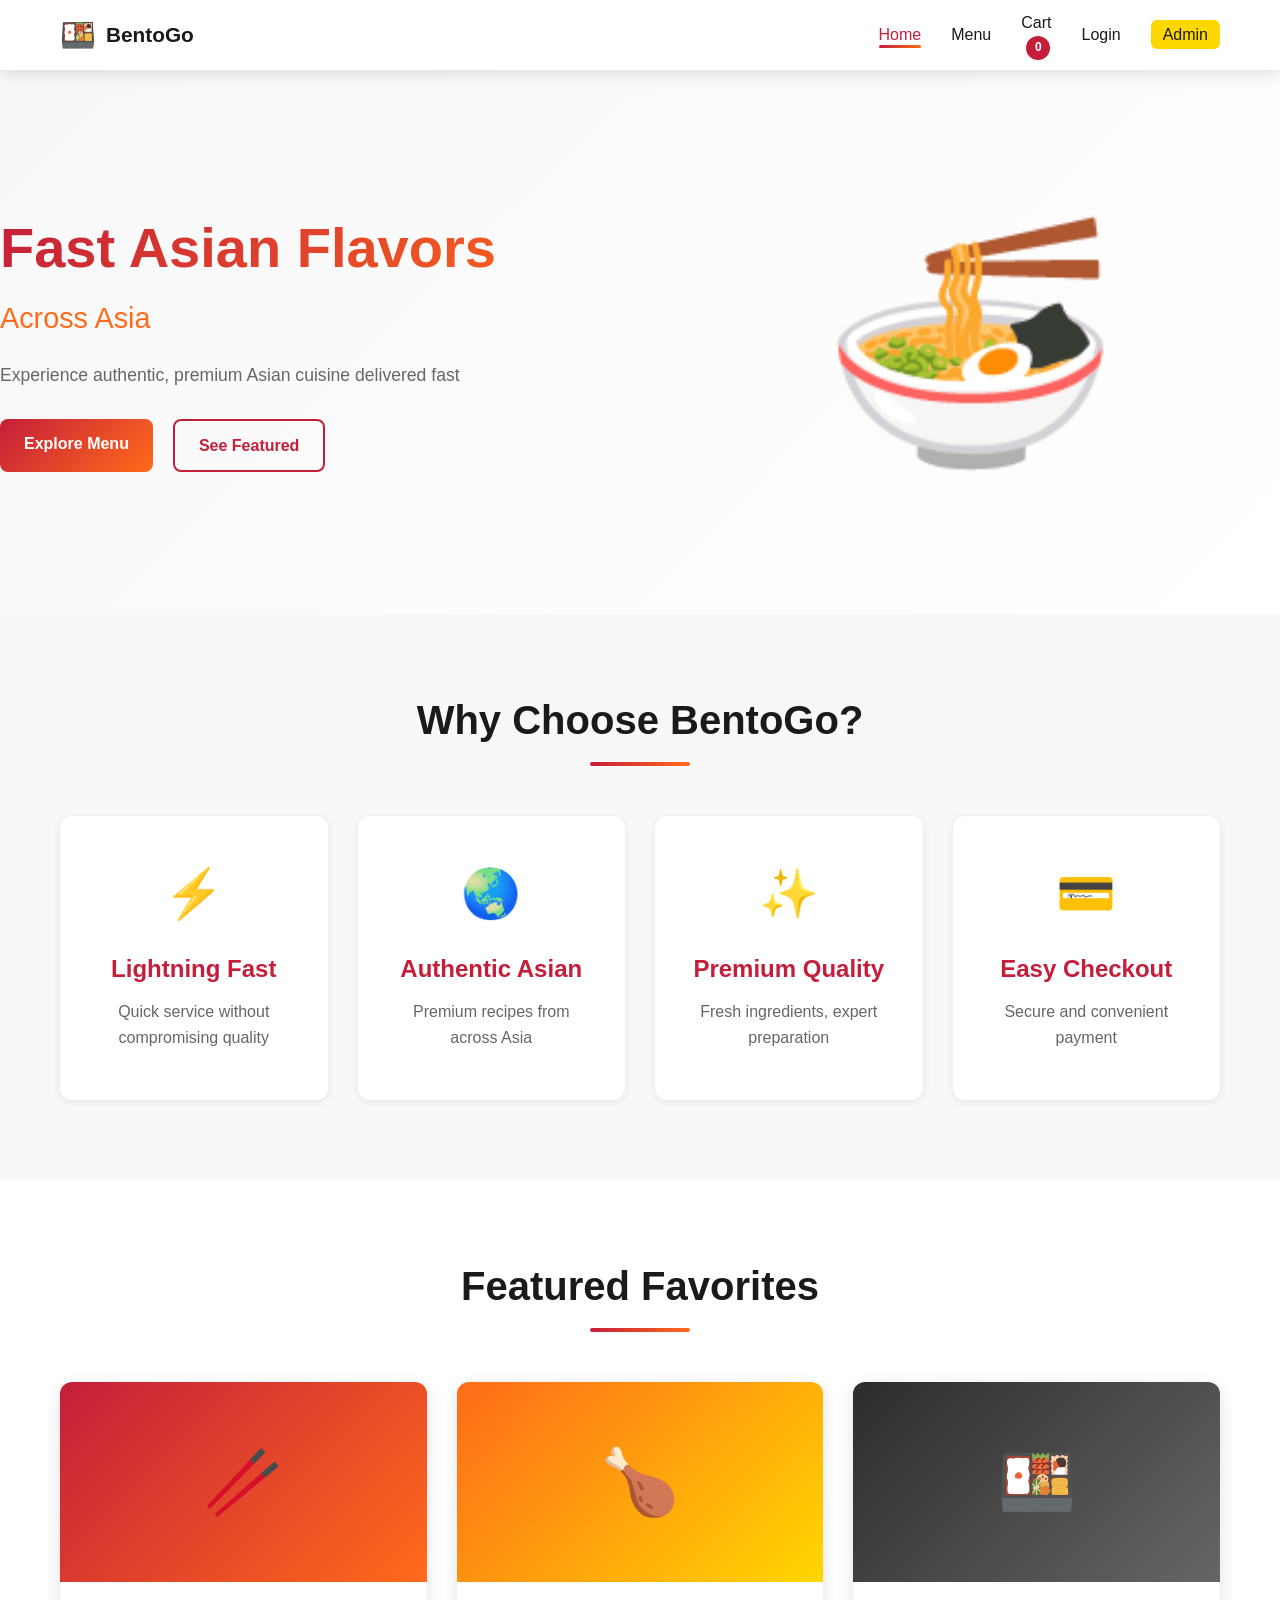
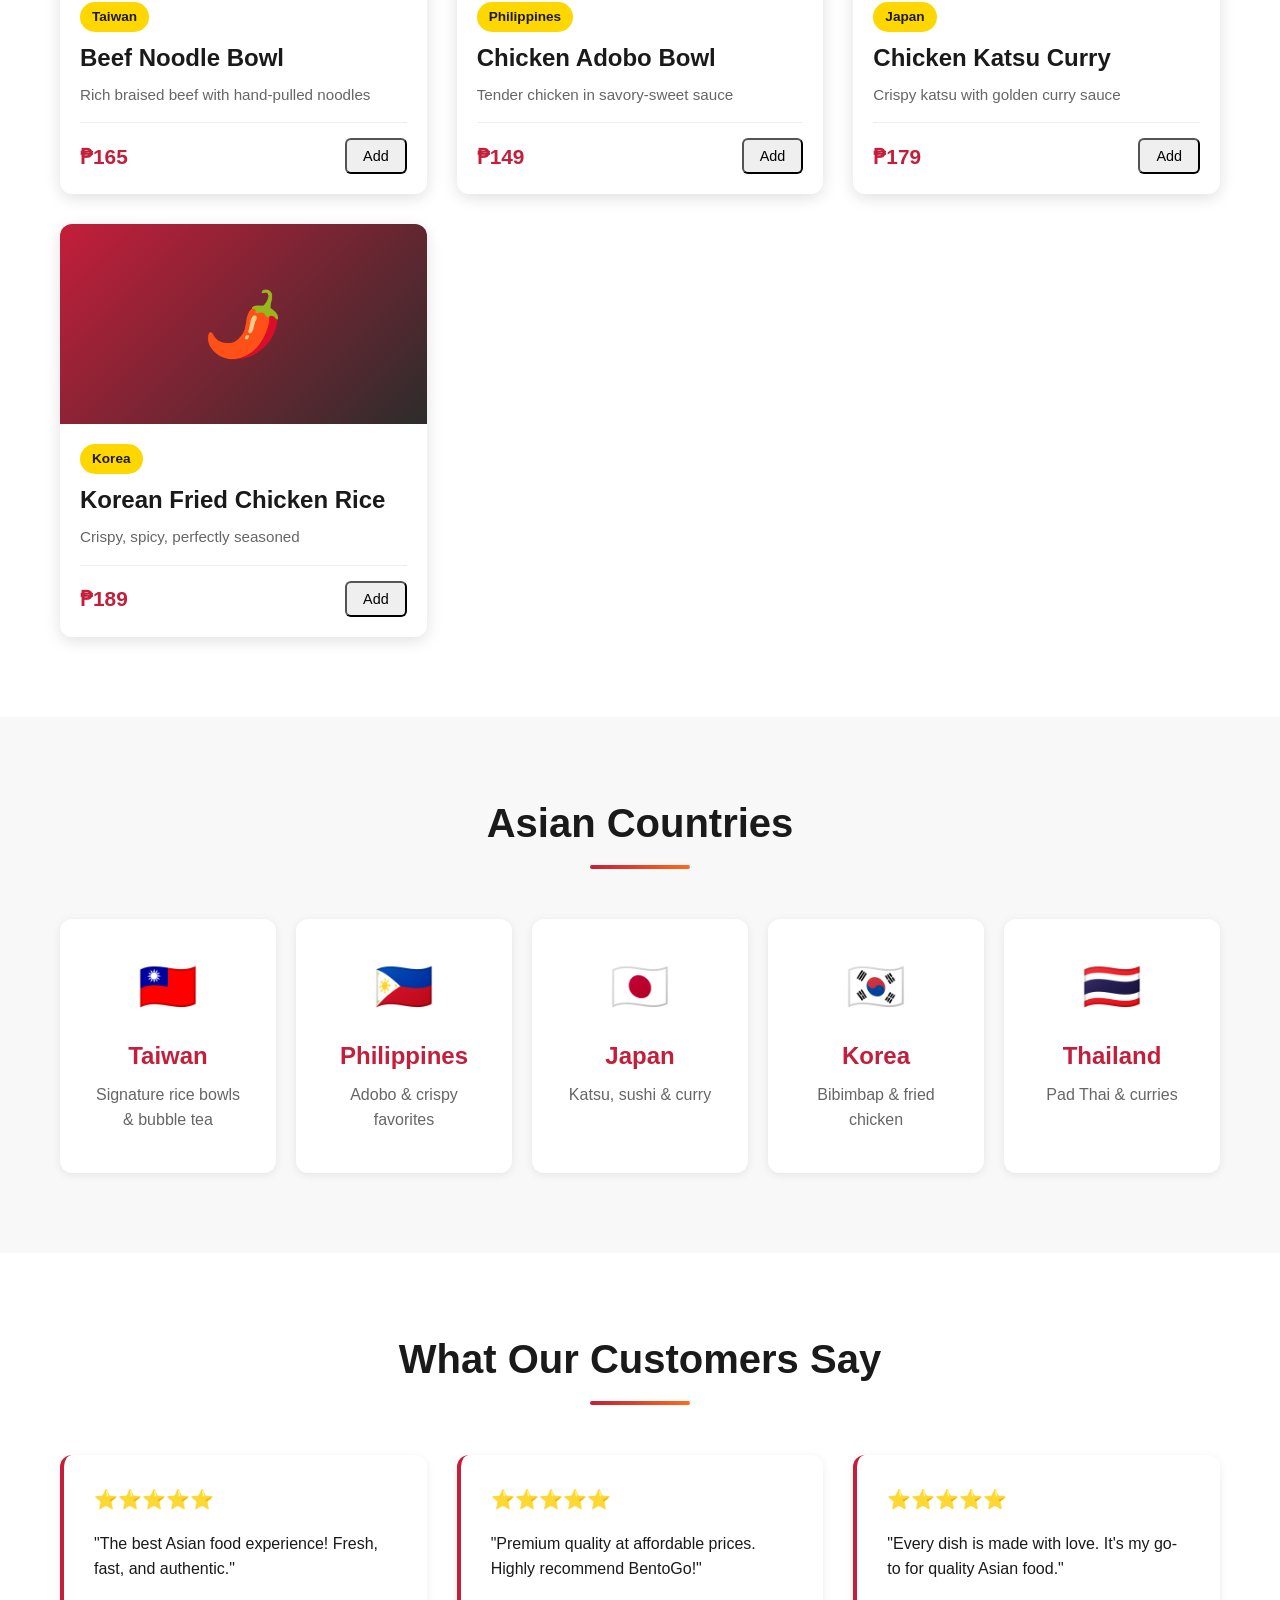
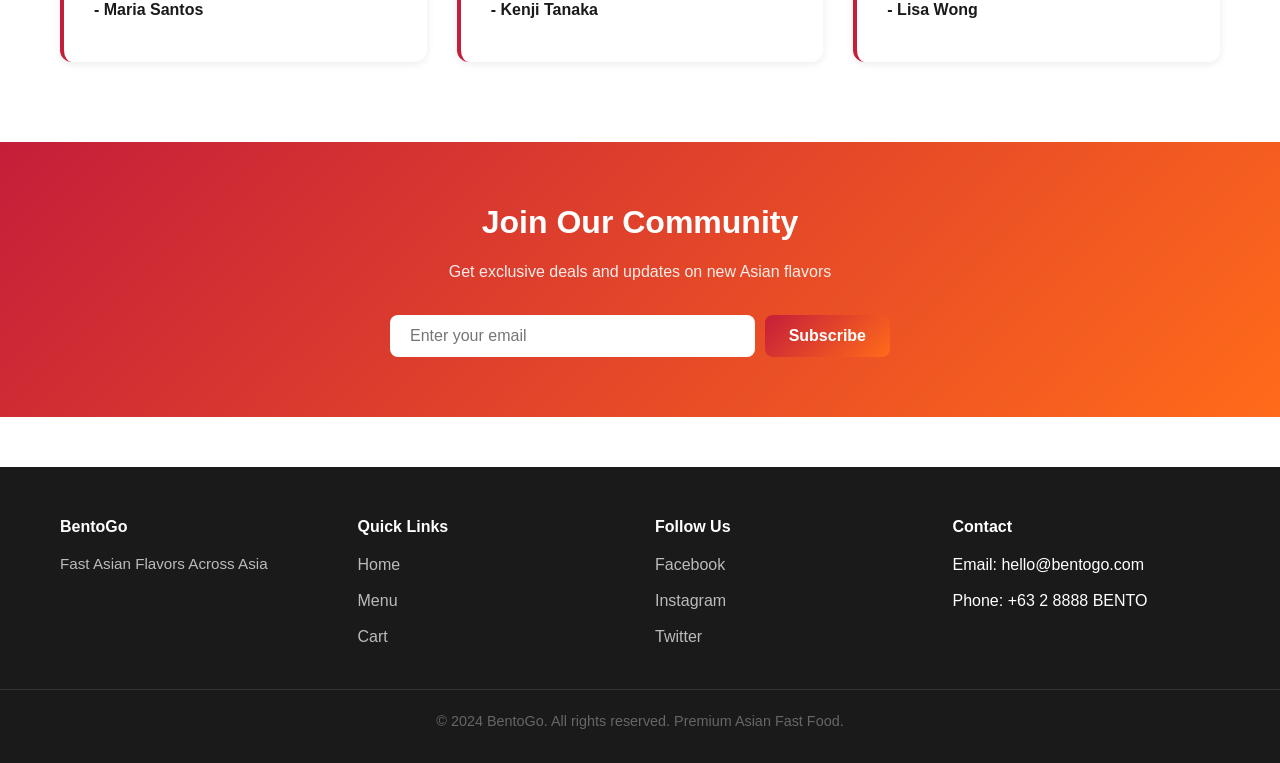
<file: index.html>
<!DOCTYPE html>
<html lang="en">
<head>
    <meta charset="UTF-8">
    <meta name="viewport" content="width=device-width, initial-scale=1.0">
    <title>BentoGo - Fast Asian Flavors Across Asia</title>
    <link rel="stylesheet" href="style.css">
</head>
<body>
    <!-- ==================== NAVIGATION ==================== -->
    <nav class="navbar">
        <div class="navbar-container">
            <div class="navbar-brand">
                <div class="logo">
                    <span class="logo-icon">🍱</span>
                    <span class="logo-text">BentoGo</span>
                </div>
            </div>
            
            <button class="mobile-toggle" id="mobileToggle">
                <span></span>
                <span></span>
                <span></span>
            </button>
            
            <ul class="nav-menu" id="navMenu">
                <li><a href="index.html" class="nav-link active">Home</a></li>
                <li><a href="menu.html" class="nav-link">Menu</a></li>
                <li><a href="cart.html" class="nav-link">Cart <span class="cart-badge" id="cartBadge">0</span></a></li>
                <li><a href="login.html" class="nav-link">Login</a></li>
                <li><a href="admin.html" class="nav-link admin-link">Admin</a></li>
            </ul>
        </div>
    </nav>

    <!-- ==================== HERO SECTION ==================== -->
    <section class="hero">
        <div class="hero-content">
            <h1 class="hero-title">Fast Asian Flavors</h1>
            <p class="hero-subtitle">Across Asia</p>
            <p class="hero-description">Experience authentic, premium Asian cuisine delivered fast</p>
            <div class="hero-buttons">
                <a href="menu.html" class="btn btn-primary">Explore Menu</a>
                <a href="#featured" class="btn btn-secondary">See Featured</a>
            </div>
        </div>
        <div class="hero-background">
            <div class="hero-image">🍜</div>
        </div>
    </section>

    <!-- ==================== WHY CHOOSE US ==================== -->
    <section class="why-choose-us">
        <div class="container">
            <h2 class="section-title">Why Choose BentoGo?</h2>
            <div class="features-grid">
                <div class="feature-card">
                    <div class="feature-icon">⚡</div>
                    <h3>Lightning Fast</h3>
                    <p>Quick service without compromising quality</p>
                </div>
                <div class="feature-card">
                    <div class="feature-icon">🌏</div>
                    <h3>Authentic Asian</h3>
                    <p>Premium recipes from across Asia</p>
                </div>
                <div class="feature-card">
                    <div class="feature-icon">✨</div>
                    <h3>Premium Quality</h3>
                    <p>Fresh ingredients, expert preparation</p>
                </div>
                <div class="feature-card">
                    <div class="feature-icon">💳</div>
                    <h3>Easy Checkout</h3>
                    <p>Secure and convenient payment</p>
                </div>
            </div>
        </div>
    </section>

    <!-- ==================== FEATURED PRODUCTS ==================== -->
    <section class="featured-section" id="featured">
        <div class="container">
            <h2 class="section-title">Featured Favorites</h2>
            <div class="featured-grid">
                <div class="featured-card">
                    <div class="featured-image" style="background: linear-gradient(135deg, #c41e3a 0%, #ff6b1a 100%);">
                        <span class="emoji-icon">🥢</span>
                    </div>
                    <div class="featured-content">
                        <span class="country-badge">Taiwan</span>
                        <h3>Beef Noodle Bowl</h3>
                        <p class="featured-description">Rich braised beef with hand-pulled noodles</p>
                        <div class="featured-footer">
                            <span class="price">₱165</span>
                            <button class="btn-small" onclick="addToCart(3, 'Beef Noodle Bowl', 165)">Add</button>
                        </div>
                    </div>
                </div>

                <div class="featured-card">
                    <div class="featured-image" style="background: linear-gradient(135deg, #ff6b1a 0%, #ffd700 100%);">
                        <span class="emoji-icon">🍗</span>
                    </div>
                    <div class="featured-content">
                        <span class="country-badge">Philippines</span>
                        <h3>Chicken Adobo Bowl</h3>
                        <p class="featured-description">Tender chicken in savory-sweet sauce</p>
                        <div class="featured-footer">
                            <span class="price">₱149</span>
                            <button class="btn-small" onclick="addToCart(4, 'Chicken Adobo Bowl', 149)">Add</button>
                        </div>
                    </div>
                </div>

                <div class="featured-card">
                    <div class="featured-image" style="background: linear-gradient(135deg, #2c2c2c 0%, #666 100%);">
                        <span class="emoji-icon">🍱</span>
                    </div>
                    <div class="featured-content">
                        <span class="country-badge">Japan</span>
                        <h3>Chicken Katsu Curry</h3>
                        <p class="featured-description">Crispy katsu with golden curry sauce</p>
                        <div class="featured-footer">
                            <span class="price">₱179</span>
                            <button class="btn-small" onclick="addToCart(7, 'Chicken Katsu Curry', 179)">Add</button>
                        </div>
                    </div>
                </div>

                <div class="featured-card">
                    <div class="featured-image" style="background: linear-gradient(135deg, #c41e3a 0%, #2c2c2c 100%);">
                        <span class="emoji-icon">🌶️</span>
                    </div>
                    <div class="featured-content">
                        <span class="country-badge">Korea</span>
                        <h3>Korean Fried Chicken Rice</h3>
                        <p class="featured-description">Crispy, spicy, perfectly seasoned</p>
                        <div class="featured-footer">
                            <span class="price">₱189</span>
                            <button class="btn-small" onclick="addToCart(11, 'Korean Fried Chicken Rice', 189)">Add</button>
                        </div>
                    </div>
                </div>
            </div>
        </div>
    </section>

    <!-- ==================== COUNTRY HIGHLIGHTS ==================== -->
    <section class="countries-section">
        <div class="container">
            <h2 class="section-title">Asian Countries</h2>
            <div class="countries-grid">
                <div class="country-card">
                    <div class="country-icon">🇹🇼</div>
                    <h3>Taiwan</h3>
                    <p>Signature rice bowls & bubble tea</p>
                </div>
                <div class="country-card">
                    <div class="country-icon">🇵🇭</div>
                    <h3>Philippines</h3>
                    <p>Adobo & crispy favorites</p>
                </div>
                <div class="country-card">
                    <div class="country-icon">🇯🇵</div>
                    <h3>Japan</h3>
                    <p>Katsu, sushi & curry</p>
                </div>
                <div class="country-card">
                    <div class="country-icon">🇰🇷</div>
                    <h3>Korea</h3>
                    <p>Bibimbap & fried chicken</p>
                </div>
                <div class="country-card">
                    <div class="country-icon">🇹🇭</div>
                    <h3>Thailand</h3>
                    <p>Pad Thai & curries</p>
                </div>
            </div>
        </div>
    </section>

    <!-- ==================== TESTIMONIALS ==================== -->
    <section class="testimonials-section">
        <div class="container">
            <h2 class="section-title">What Our Customers Say</h2>
            <div class="testimonials-grid">
                <div class="testimonial-card">
                    <div class="stars">⭐⭐⭐⭐⭐</div>
                    <p>"The best Asian food experience! Fresh, fast, and authentic."</p>
                    <p class="author">- Maria Santos</p>
                </div>
                <div class="testimonial-card">
                    <div class="stars">⭐⭐⭐⭐⭐</div>
                    <p>"Premium quality at affordable prices. Highly recommend BentoGo!"</p>
                    <p class="author">- Kenji Tanaka</p>
                </div>
                <div class="testimonial-card">
                    <div class="stars">⭐⭐⭐⭐⭐</div>
                    <p>"Every dish is made with love. It's my go-to for quality Asian food."</p>
                    <p class="author">- Lisa Wong</p>
                </div>
            </div>
        </div>
    </section>

    <!-- ==================== NEWSLETTER ==================== -->
    <section class="newsletter-section">
        <div class="container">
            <h2>Join Our Community</h2>
            <p>Get exclusive deals and updates on new Asian flavors</p>
            <form class="newsletter-form" onsubmit="handleNewsletter(event)">
                <input type="email" placeholder="Enter your email" required>
                <button type="submit" class="btn btn-primary">Subscribe</button>
            </form>
        </div>
    </section>

    <!-- ==================== FOOTER ==================== -->
    <footer class="footer">
        <div class="container footer-content">
            <div class="footer-section">
                <h4>BentoGo</h4>
                <p>Fast Asian Flavors Across Asia</p>
            </div>
            <div class="footer-section">
                <h4>Quick Links</h4>
                <ul>
                    <li><a href="index.html">Home</a></li>
                    <li><a href="menu.html">Menu</a></li>
                    <li><a href="cart.html">Cart</a></li>
                </ul>
            </div>
            <div class="footer-section">
                <h4>Follow Us</h4>
                <ul>
                    <li><a href="#">Facebook</a></li>
                    <li><a href="#">Instagram</a></li>
                    <li><a href="#">Twitter</a></li>
                </ul>
            </div>
            <div class="footer-section">
                <h4>Contact</h4>
                <ul>
                    <li>Email: hello@bentogo.com</li>
                    <li>Phone: +63 2 8888 BENTO</li>
                </ul>
            </div>
        </div>
        <div class="footer-bottom">
            <p>&copy; 2024 BentoGo. All rights reserved. Premium Asian Fast Food.</p>
        </div>
    </footer>

    <!-- Scroll to Top Button -->
    <button class="scroll-to-top" id="scrollToTop" onclick="scrollToTop()">↑</button>

    <script src="script.js"></script>
</body>
</html>
</file>
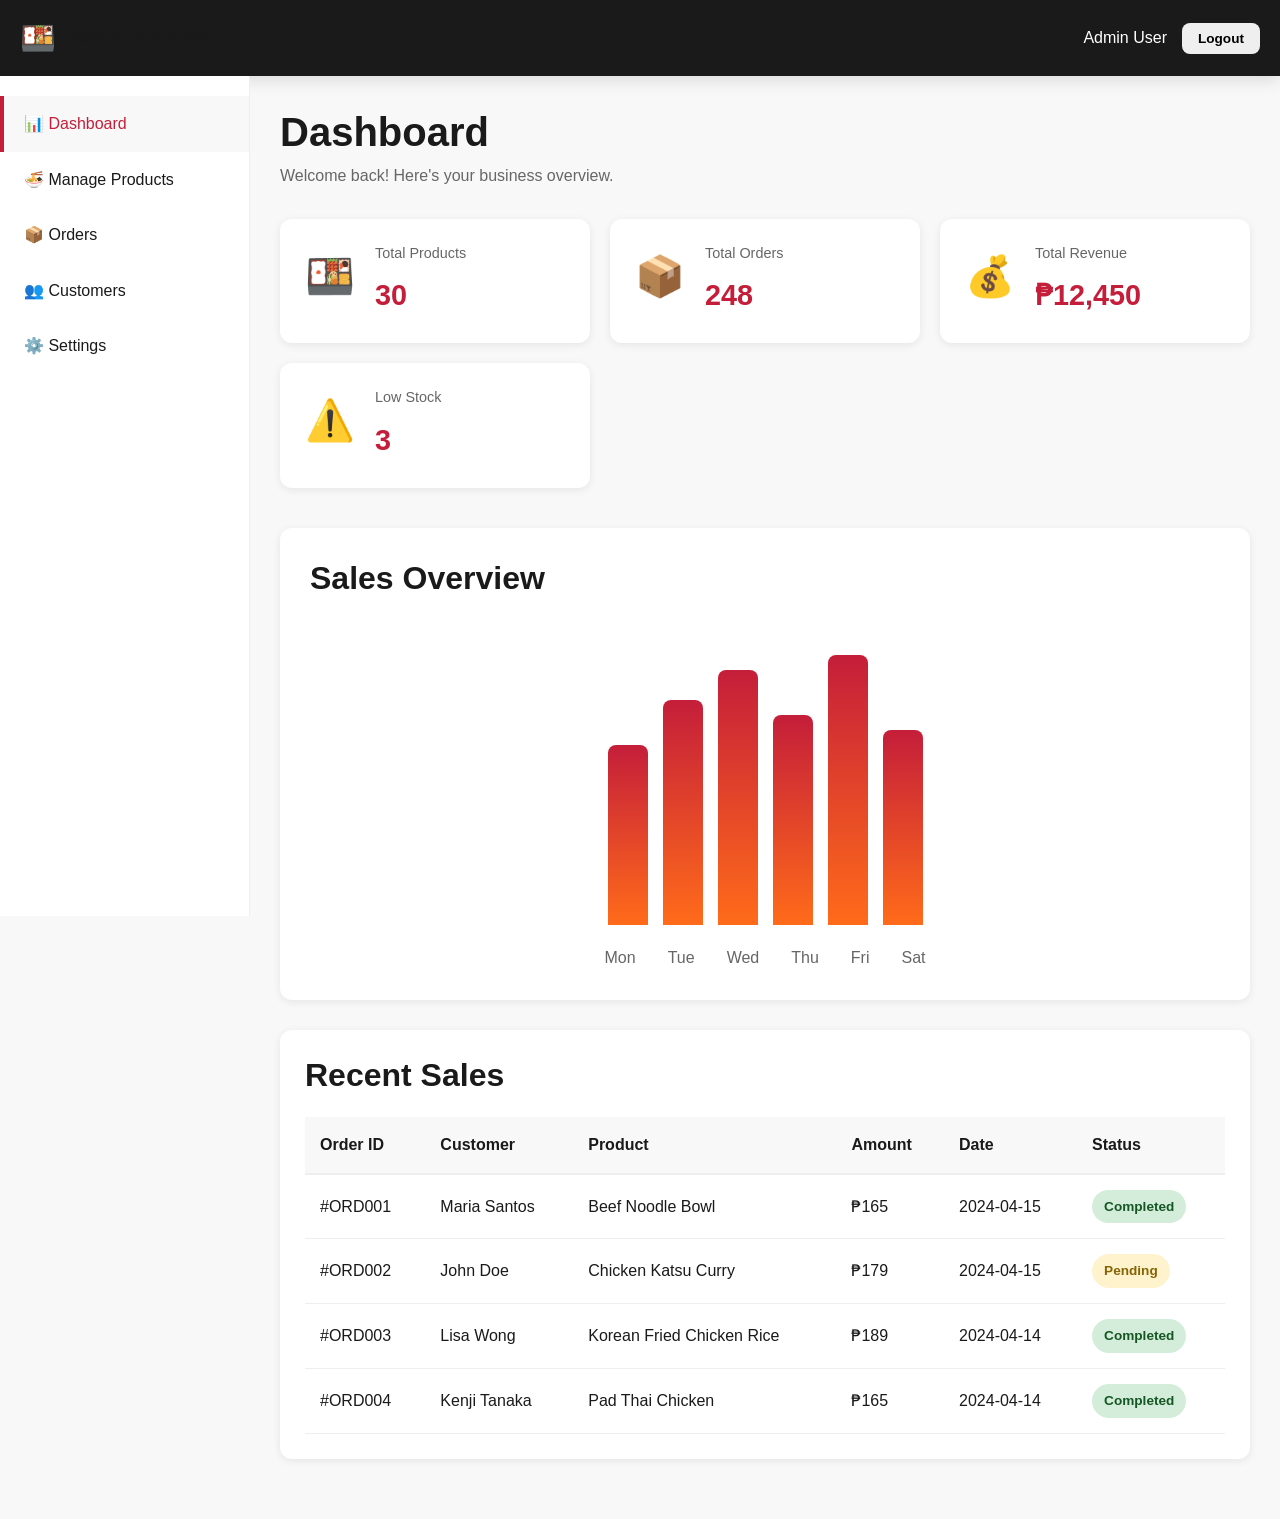
<file: admin.html>
<!DOCTYPE html>
<html lang="en">
<head>
    <meta charset="UTF-8">
    <meta name="viewport" content="width=device-width, initial-scale=1.0">
    <title>Admin Dashboard - BentoGo</title>
    <link rel="stylesheet" href="style.css">
</head>
<body class="admin-page">
    <!-- ==================== ADMIN NAVBAR ==================== -->
    <nav class="admin-navbar">
        <div class="admin-navbar-content">
            <div class="admin-logo">
                <span class="logo-icon">🍱</span>
                <span class="logo-text">BentoGo Admin</span>
            </div>
            <div class="admin-user">
                <span class="user-name">Admin User</span>
                <button onclick="logout()" class="btn btn-sm">Logout</button>
            </div>
        </div>
    </nav>

    <div class="admin-layout">
        <!-- ==================== SIDEBAR ==================== -->
        <aside class="admin-sidebar">
            <ul class="admin-menu">
                <li><a href="#dashboard" class="admin-menu-item active" onclick="showDashboard()">📊 Dashboard</a></li>
                <li><a href="#products" class="admin-menu-item" onclick="showProducts()">🍜 Manage Products</a></li>
                <li><a href="#orders" class="admin-menu-item" onclick="showOrders()">📦 Orders</a></li>
                <li><a href="#customers" class="admin-menu-item" onclick="showCustomers()">👥 Customers</a></li>
                <li><a href="#settings" class="admin-menu-item" onclick="showSettings()">⚙️ Settings</a></li>
            </ul>
        </aside>

        <!-- ==================== MAIN CONTENT ==================== -->
        <main class="admin-content">
            <!-- ==================== DASHBOARD VIEW ==================== -->
            <section id="dashboard" class="admin-section active">
                <div class="section-header">
                    <h1>Dashboard</h1>
                    <p>Welcome back! Here's your business overview.</p>
                </div>

                <!-- KPI CARDS -->
                <div class="kpi-grid">
                    <div class="kpi-card">
                        <div class="kpi-icon">🍱</div>
                        <div class="kpi-content">
                            <h3>Total Products</h3>
                            <p class="kpi-value" id="kpiProducts">30</p>
                        </div>
                    </div>
                    <div class="kpi-card">
                        <div class="kpi-icon">📦</div>
                        <div class="kpi-content">
                            <h3>Total Orders</h3>
                            <p class="kpi-value" id="kpiOrders">248</p>
                        </div>
                    </div>
                    <div class="kpi-card">
                        <div class="kpi-icon">💰</div>
                        <div class="kpi-content">
                            <h3>Total Revenue</h3>
                            <p class="kpi-value" id="kpiRevenue">₱12,450</p>
                        </div>
                    </div>
                    <div class="kpi-card">
                        <div class="kpi-icon">⚠️</div>
                        <div class="kpi-content">
                            <h3>Low Stock</h3>
                            <p class="kpi-value" id="kpiLowStock">3</p>
                        </div>
                    </div>
                </div>

                <!-- SALES CHART -->
                <div class="chart-container">
                    <h2>Sales Overview</h2>
                    <div class="chart-placeholder">
                        <div class="chart-bars">
                            <div class="chart-bar" style="height: 60%"></div>
                            <div class="chart-bar" style="height: 75%"></div>
                            <div class="chart-bar" style="height: 85%"></div>
                            <div class="chart-bar" style="height: 70%"></div>
                            <div class="chart-bar" style="height: 90%"></div>
                            <div class="chart-bar" style="height: 65%"></div>
                        </div>
                        <div class="chart-labels">
                            <span>Mon</span>
                            <span>Tue</span>
                            <span>Wed</span>
                            <span>Thu</span>
                            <span>Fri</span>
                            <span>Sat</span>
                        </div>
                    </div>
                </div>

                <!-- RECENT SALES -->
                <div class="table-container">
                    <h2>Recent Sales</h2>
                    <table class="admin-table">
                        <thead>
                            <tr>
                                <th>Order ID</th>
                                <th>Customer</th>
                                <th>Product</th>
                                <th>Amount</th>
                                <th>Date</th>
                                <th>Status</th>
                            </tr>
                        </thead>
                        <tbody>
                            <tr>
                                <td>#ORD001</td>
                                <td>Maria Santos</td>
                                <td>Beef Noodle Bowl</td>
                                <td>₱165</td>
                                <td>2024-04-15</td>
                                <td><span class="status-badge completed">Completed</span></td>
                            </tr>
                            <tr>
                                <td>#ORD002</td>
                                <td>John Doe</td>
                                <td>Chicken Katsu Curry</td>
                                <td>₱179</td>
                                <td>2024-04-15</td>
                                <td><span class="status-badge pending">Pending</span></td>
                            </tr>
                            <tr>
                                <td>#ORD003</td>
                                <td>Lisa Wong</td>
                                <td>Korean Fried Chicken Rice</td>
                                <td>₱189</td>
                                <td>2024-04-14</td>
                                <td><span class="status-badge completed">Completed</span></td>
                            </tr>
                            <tr>
                                <td>#ORD004</td>
                                <td>Kenji Tanaka</td>
                                <td>Pad Thai Chicken</td>
                                <td>₱165</td>
                                <td>2024-04-14</td>
                                <td><span class="status-badge completed">Completed</span></td>
                            </tr>
                        </tbody>
                    </table>
                </div>
            </section>

            <!-- ==================== PRODUCTS VIEW ==================== -->
            <section id="products" class="admin-section">
                <div class="section-header">
                    <h1>Manage Products</h1>
                    <button class="btn btn-primary" onclick="addNewProduct()">+ Add Product</button>
                </div>

                <div class="table-container">
                    <table class="admin-table">
                        <thead>
                            <tr>
                                <th>Product Name</th>
                                <th>Country</th>
                                <th>Category</th>
                                <th>Price</th>
                                <th>Stock</th>
                                <th>Actions</th>
                            </tr>
                        </thead>
                        <tbody id="productsTableBody">
                            <tr>
                                <td>Beef Noodle Bowl</td>
                                <td>Taiwan</td>
                                <td>Main</td>
                                <td>₱165</td>
                                <td><span class="stock-good">45</span></td>
                                <td>
                                    <button class="btn-action edit" onclick="editProduct(1)">✏️</button>
                                    <button class="btn-action delete" onclick="deleteProduct(1)">🗑️</button>
                                </td>
                            </tr>
                            <tr>
                                <td>Chicken Adobo Bowl</td>
                                <td>Philippines</td>
                                <td>Main</td>
                                <td>₱149</td>
                                <td><span class="stock-good">52</span></td>
                                <td>
                                    <button class="btn-action edit" onclick="editProduct(2)">✏️</button>
                                    <button class="btn-action delete" onclick="deleteProduct(2)">🗑️</button>
                                </td>
                            </tr>
                            <tr>
                                <td>Bubble Milk Tea</td>
                                <td>Taiwan</td>
                                <td>Drinks</td>
                                <td>₱65</td>
                                <td><span class="stock-low">8</span></td>
                                <td>
                                    <button class="btn-action edit" onclick="editProduct(3)">✏️</button>
                                    <button class="btn-action delete" onclick="deleteProduct(3)">🗑️</button>
                                </td>
                            </tr>
                            <tr>
                                <td>Kimchi Pork Bowl</td>
                                <td>Korea</td>
                                <td>Main</td>
                                <td>₱169</td>
                                <td><span class="stock-low">5</span></td>
                                <td>
                                    <button class="btn-action edit" onclick="editProduct(4)">✏️</button>
                                    <button class="btn-action delete" onclick="deleteProduct(4)">🗑️</button>
                                </td>
                            </tr>
                        </tbody>
                    </table>
                </div>
            </section>

            <!-- ==================== ORDERS VIEW ==================== -->
            <section id="orders" class="admin-section">
                <div class="section-header">
                    <h1>Orders</h1>
                </div>

                <div class="table-container">
                    <table class="admin-table">
                        <thead>
                            <tr>
                                <th>Order ID</th>
                                <th>Customer</th>
                                <th>Items</th>
                                <th>Total</th>
                                <th>Date</th>
                                <th>Status</th>
                                <th>Actions</th>
                            </tr>
                        </thead>
                        <tbody>
                            <tr>
                                <td>#ORD001</td>
                                <td>Maria Santos</td>
                                <td>2</td>
                                <td>₱340</td>
                                <td>2024-04-15</td>
                                <td><span class="status-badge completed">Completed</span></td>
                                <td><button class="btn-action" onclick="viewOrder(1)">👁️</button></td>
                            </tr>
                            <tr>
                                <td>#ORD002</td>
                                <td>John Doe</td>
                                <td>1</td>
                                <td>₱179</td>
                                <td>2024-04-15</td>
                                <td><span class="status-badge pending">Pending</span></td>
                                <td><button class="btn-action" onclick="viewOrder(2)">👁️</button></td>
                            </tr>
                        </tbody>
                    </table>
                </div>
            </section>

            <!-- ==================== CUSTOMERS VIEW ==================== -->
            <section id="customers" class="admin-section">
                <div class="section-header">
                    <h1>Customers</h1>
                </div>

                <div class="table-container">
                    <table class="admin-table">
                        <thead>
                            <tr>
                                <th>Name</th>
                                <th>Email</th>
                                <th>Orders</th>
                                <th>Total Spent</th>
                                <th>Joined</th>
                                <th>Actions</th>
                            </tr>
                        </thead>
                        <tbody>
                            <tr>
                                <td>Maria Santos</td>
                                <td>maria@email.com</td>
                                <td>12</td>
                                <td>₱2,845</td>
                                <td>2024-01-10</td>
                                <td><button class="btn-action" onclick="viewCustomer(1)">👁️</button></td>
                            </tr>
                            <tr>
                                <td>John Doe</td>
                                <td>john@email.com</td>
                                <td>8</td>
                                <td>₱1,920</td>
                                <td>2024-02-05</td>
                                <td><button class="btn-action" onclick="viewCustomer(2)">👁️</button></td>
                            </tr>
                        </tbody>
                    </table>
                </div>
            </section>

            <!-- ==================== SETTINGS VIEW ==================== -->
            <section id="settings" class="admin-section">
                <div class="section-header">
                    <h1>Settings</h1>
                </div>

                <div class="settings-card">
                    <h3>Store Settings</h3>
                    <div class="form-group">
                        <label>Store Name</label>
                        <input type="text" value="BentoGo" class="form-input">
                    </div>
                    <div class="form-group">
                        <label>Delivery Fee</label>
                        <input type="number" value="50" class="form-input">
                    </div>
                    <div class="form-group">
                        <label>Tax Rate (%)</label>
                        <input type="number" value="5" class="form-input">
                    </div>
                    <button class="btn btn-primary">Save Settings</button>
                </div>
            </section>
        </main>
    </div>

    <script src="script.js"></script>
</body>
</html>
</file>
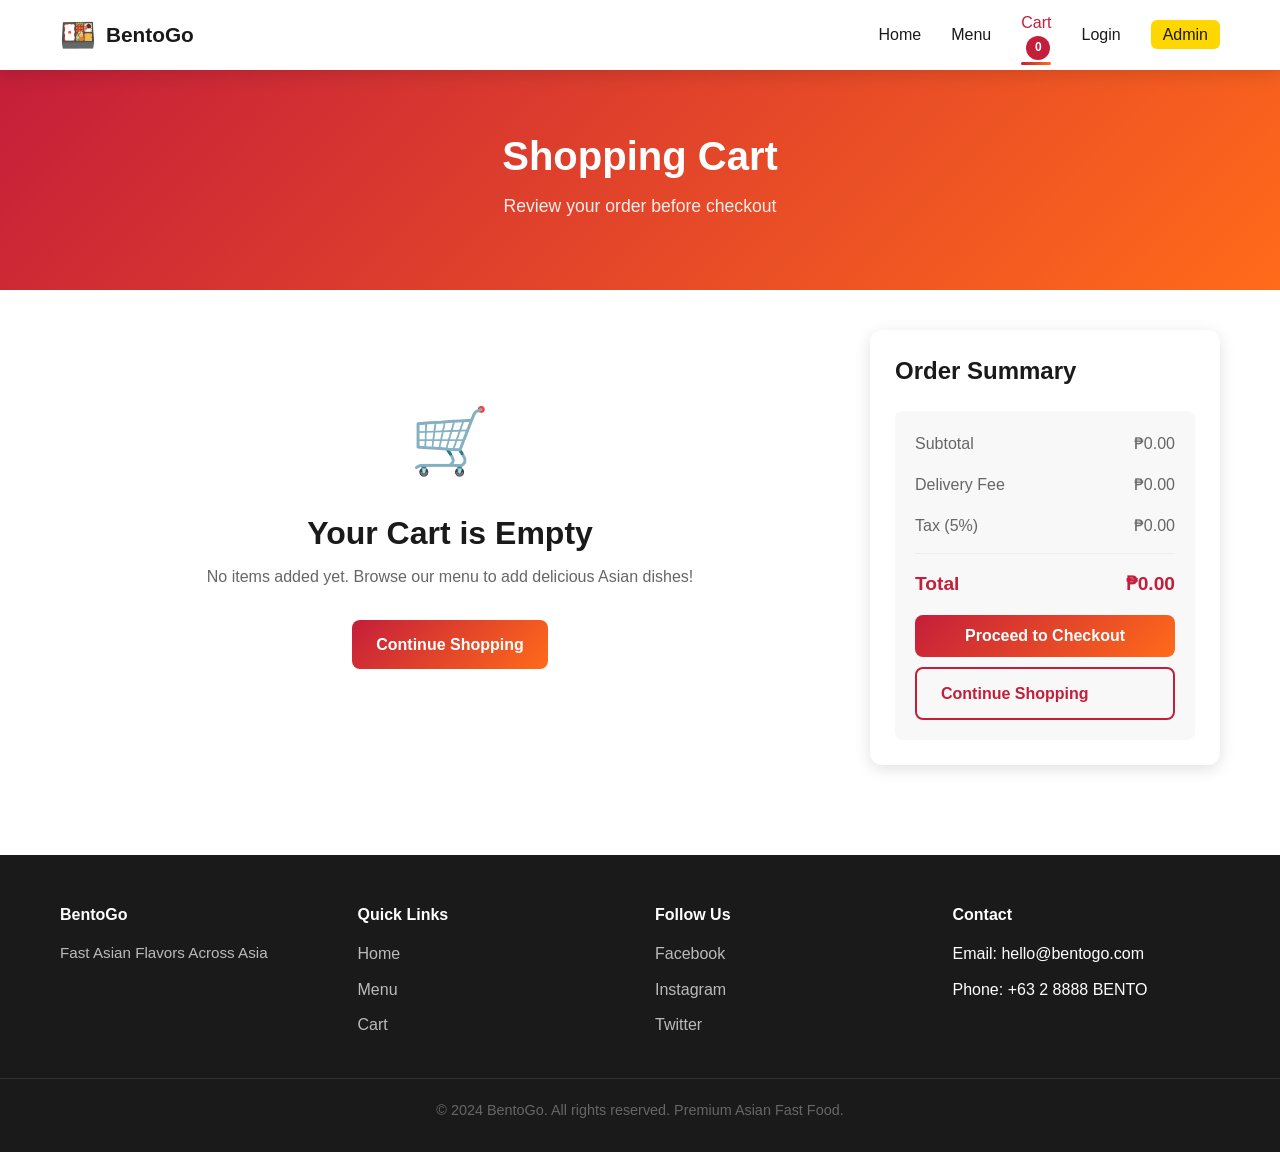
<file: cart.html>
<!DOCTYPE html>
<html lang="en">
<head>
    <meta charset="UTF-8">
    <meta name="viewport" content="width=device-width, initial-scale=1.0">
    <title>Shopping Cart - BentoGo</title>
    <link rel="stylesheet" href="style.css">
</head>
<body>
    <!-- ==================== NAVIGATION ==================== -->
    <nav class="navbar">
        <div class="navbar-container">
            <div class="navbar-brand">
                <div class="logo">
                    <span class="logo-icon">🍱</span>
                    <span class="logo-text">BentoGo</span>
                </div>
            </div>
            
            <button class="mobile-toggle" id="mobileToggle">
                <span></span>
                <span></span>
                <span></span>
            </button>
            
            <ul class="nav-menu" id="navMenu">
                <li><a href="index.html" class="nav-link">Home</a></li>
                <li><a href="menu.html" class="nav-link">Menu</a></li>
                <li><a href="cart.html" class="nav-link active">Cart <span class="cart-badge" id="cartBadge">0</span></a></li>
                <li><a href="login.html" class="nav-link">Login</a></li>
                <li><a href="admin.html" class="nav-link admin-link">Admin</a></li>
            </ul>
        </div>
    </nav>

    <!-- ==================== PAGE HEADER ==================== -->
    <section class="page-header">
        <div class="container">
            <h1>Shopping Cart</h1>
            <p>Review your order before checkout</p>
        </div>
    </section>

    <!-- ==================== CART CONTENT ==================== -->
    <section class="cart-section">
        <div class="container">
            <div class="cart-layout">
                <!-- ==================== CART ITEMS ==================== -->
                <div class="cart-items-wrapper">
                    <div id="cartItems" class="cart-items">
                        <!-- Cart items will be loaded here -->
                    </div>

                    <!-- ==================== EMPTY CART STATE ==================== -->
                    <div id="emptyCart" class="empty-cart">
                        <div class="empty-icon">🛒</div>
                        <h2>Your Cart is Empty</h2>
                        <p>No items added yet. Browse our menu to add delicious Asian dishes!</p>
                        <a href="menu.html" class="btn btn-primary">Continue Shopping</a>
                    </div>
                </div>

                <!-- ==================== ORDER SUMMARY ==================== -->
                <div class="order-summary">
                    <h2>Order Summary</h2>
                    <div class="summary-card">
                        <div class="summary-row">
                            <span>Subtotal</span>
                            <span id="subtotal">₱0.00</span>
                        </div>
                        <div class="summary-row">
                            <span>Delivery Fee</span>
                            <span id="deliveryFee">₱50.00</span>
                        </div>
                        <div class="summary-row">
                            <span>Tax (5%)</span>
                            <span id="tax">₱0.00</span>
                        </div>
                        <div class="summary-divider"></div>
                        <div class="summary-row total">
                            <span>Total</span>
                            <span id="total">₱0.00</span>
                        </div>
                        <button class="btn btn-primary btn-full" id="checkoutBtn" onclick="checkout()">Proceed to Checkout</button>
                        <a href="menu.html" class="btn btn-secondary btn-full">Continue Shopping</a>
                    </div>
                </div>
            </div>
        </div>
    </section>

    <!-- ==================== FOOTER ==================== -->
    <footer class="footer">
        <div class="container footer-content">
            <div class="footer-section">
                <h4>BentoGo</h4>
                <p>Fast Asian Flavors Across Asia</p>
            </div>
            <div class="footer-section">
                <h4>Quick Links</h4>
                <ul>
                    <li><a href="index.html">Home</a></li>
                    <li><a href="menu.html">Menu</a></li>
                    <li><a href="cart.html">Cart</a></li>
                </ul>
            </div>
            <div class="footer-section">
                <h4>Follow Us</h4>
                <ul>
                    <li><a href="#">Facebook</a></li>
                    <li><a href="#">Instagram</a></li>
                    <li><a href="#">Twitter</a></li>
                </ul>
            </div>
            <div class="footer-section">
                <h4>Contact</h4>
                <ul>
                    <li>Email: hello@bentogo.com</li>
                    <li>Phone: +63 2 8888 BENTO</li>
                </ul>
            </div>
        </div>
        <div class="footer-bottom">
            <p>&copy; 2024 BentoGo. All rights reserved. Premium Asian Fast Food.</p>
        </div>
    </footer>

    <!-- Scroll to Top Button -->
    <button class="scroll-to-top" id="scrollToTop" onclick="scrollToTop()">↑</button>

    <script src="script.js"></script>
</body>
</html>
</file>
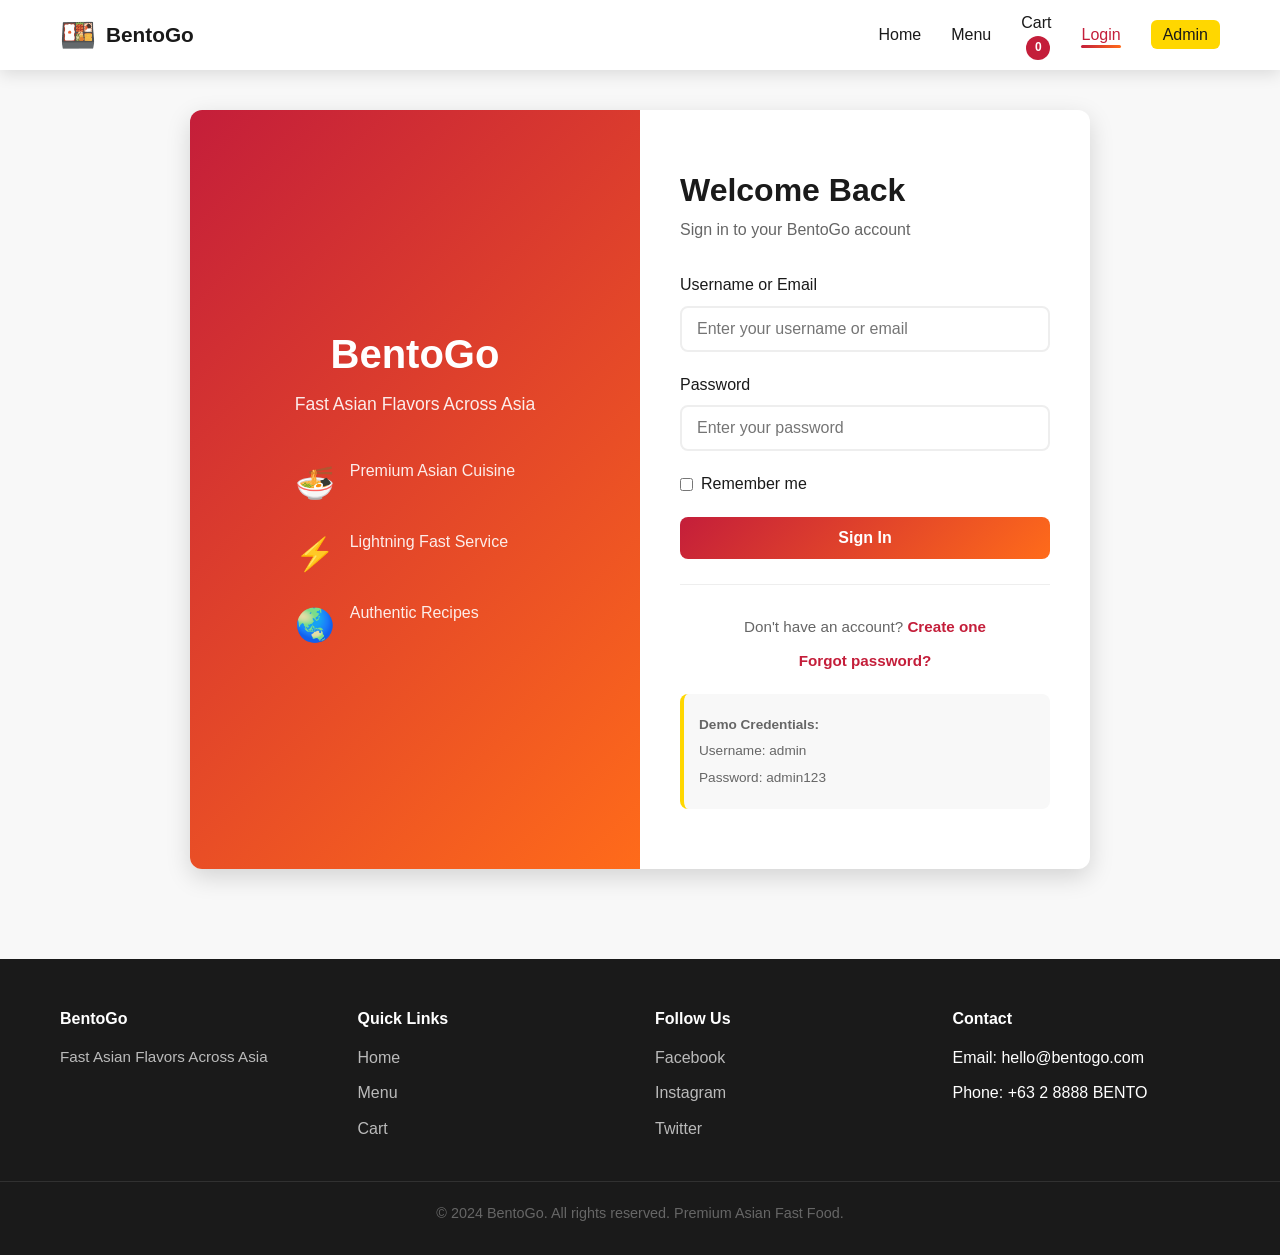
<file: login.html>
<!DOCTYPE html>
<html lang="en">
<head>
    <meta charset="UTF-8">
    <meta name="viewport" content="width=device-width, initial-scale=1.0">
    <title>Login - BentoGo</title>
    <link rel="stylesheet" href="style.css">
</head>
<body class="login-page">
    <!-- ==================== NAVIGATION ==================== -->
    <nav class="navbar">
        <div class="navbar-container">
            <div class="navbar-brand">
                <div class="logo">
                    <span class="logo-icon">🍱</span>
                    <span class="logo-text">BentoGo</span>
                </div>
            </div>
            
            <button class="mobile-toggle" id="mobileToggle">
                <span></span>
                <span></span>
                <span></span>
            </button>
            
            <ul class="nav-menu" id="navMenu">
                <li><a href="index.html" class="nav-link">Home</a></li>
                <li><a href="menu.html" class="nav-link">Menu</a></li>
                <li><a href="cart.html" class="nav-link">Cart <span class="cart-badge" id="cartBadge">0</span></a></li>
                <li><a href="login.html" class="nav-link active">Login</a></li>
                <li><a href="admin.html" class="nav-link admin-link">Admin</a></li>
            </ul>
        </div>
    </nav>

    <!-- ==================== LOGIN CONTAINER ==================== -->
    <section class="login-container">
        <div class="login-layout">
            <!-- ==================== LEFT BRANDING ==================== -->
            <div class="login-branding">
                <div class="branding-content">
                    <h1>BentoGo</h1>
                    <p class="branding-tagline">Fast Asian Flavors Across Asia</p>
                    <div class="branding-features">
                        <div class="feature">
                            <span>🍜</span>
                            <p>Premium Asian Cuisine</p>
                        </div>
                        <div class="feature">
                            <span>⚡</span>
                            <p>Lightning Fast Service</p>
                        </div>
                        <div class="feature">
                            <span>🌏</span>
                            <p>Authentic Recipes</p>
                        </div>
                    </div>
                </div>
            </div>

            <!-- ==================== RIGHT LOGIN FORM ==================== -->
            <div class="login-form-wrapper">
                <div class="login-form-card">
                    <h2>Welcome Back</h2>
                    <p class="login-subtitle">Sign in to your BentoGo account</p>

                    <form class="login-form" onsubmit="handleLogin(event)">
                        <div class="form-group">
                            <label for="username">Username or Email</label>
                            <input 
                                type="text" 
                                id="username" 
                                name="username" 
                                placeholder="Enter your username or email"
                                required
                                class="form-input"
                            >
                        </div>

                        <div class="form-group">
                            <label for="password">Password</label>
                            <input 
                                type="password" 
                                id="password" 
                                name="password" 
                                placeholder="Enter your password"
                                required
                                class="form-input"
                            >
                        </div>

                        <div class="form-group checkbox">
                            <input type="checkbox" id="remember" name="remember">
                            <label for="remember">Remember me</label>
                        </div>

                        <button type="submit" class="btn btn-primary btn-full">Sign In</button>
                    </form>

                    <div class="login-footer">
                        <p>Don't have an account? <a href="#" class="link">Create one</a></p>
                        <p><a href="#" class="link">Forgot password?</a></p>
                    </div>

                    <div class="demo-credentials">
                        <p><strong>Demo Credentials:</strong></p>
                        <p>Username: admin</p>
                        <p>Password: admin123</p>
                    </div>
                </div>
            </div>
        </div>
    </section>

    <!-- ==================== FOOTER ==================== -->
    <footer class="footer">
        <div class="container footer-content">
            <div class="footer-section">
                <h4>BentoGo</h4>
                <p>Fast Asian Flavors Across Asia</p>
            </div>
            <div class="footer-section">
                <h4>Quick Links</h4>
                <ul>
                    <li><a href="index.html">Home</a></li>
                    <li><a href="menu.html">Menu</a></li>
                    <li><a href="cart.html">Cart</a></li>
                </ul>
            </div>
            <div class="footer-section">
                <h4>Follow Us</h4>
                <ul>
                    <li><a href="#">Facebook</a></li>
                    <li><a href="#">Instagram</a></li>
                    <li><a href="#">Twitter</a></li>
                </ul>
            </div>
            <div class="footer-section">
                <h4>Contact</h4>
                <ul>
                    <li>Email: hello@bentogo.com</li>
                    <li>Phone: +63 2 8888 BENTO</li>
                </ul>
            </div>
        </div>
        <div class="footer-bottom">
            <p>&copy; 2024 BentoGo. All rights reserved. Premium Asian Fast Food.</p>
        </div>
    </footer>

    <script src="script.js"></script>
</body>
</html>
</file>
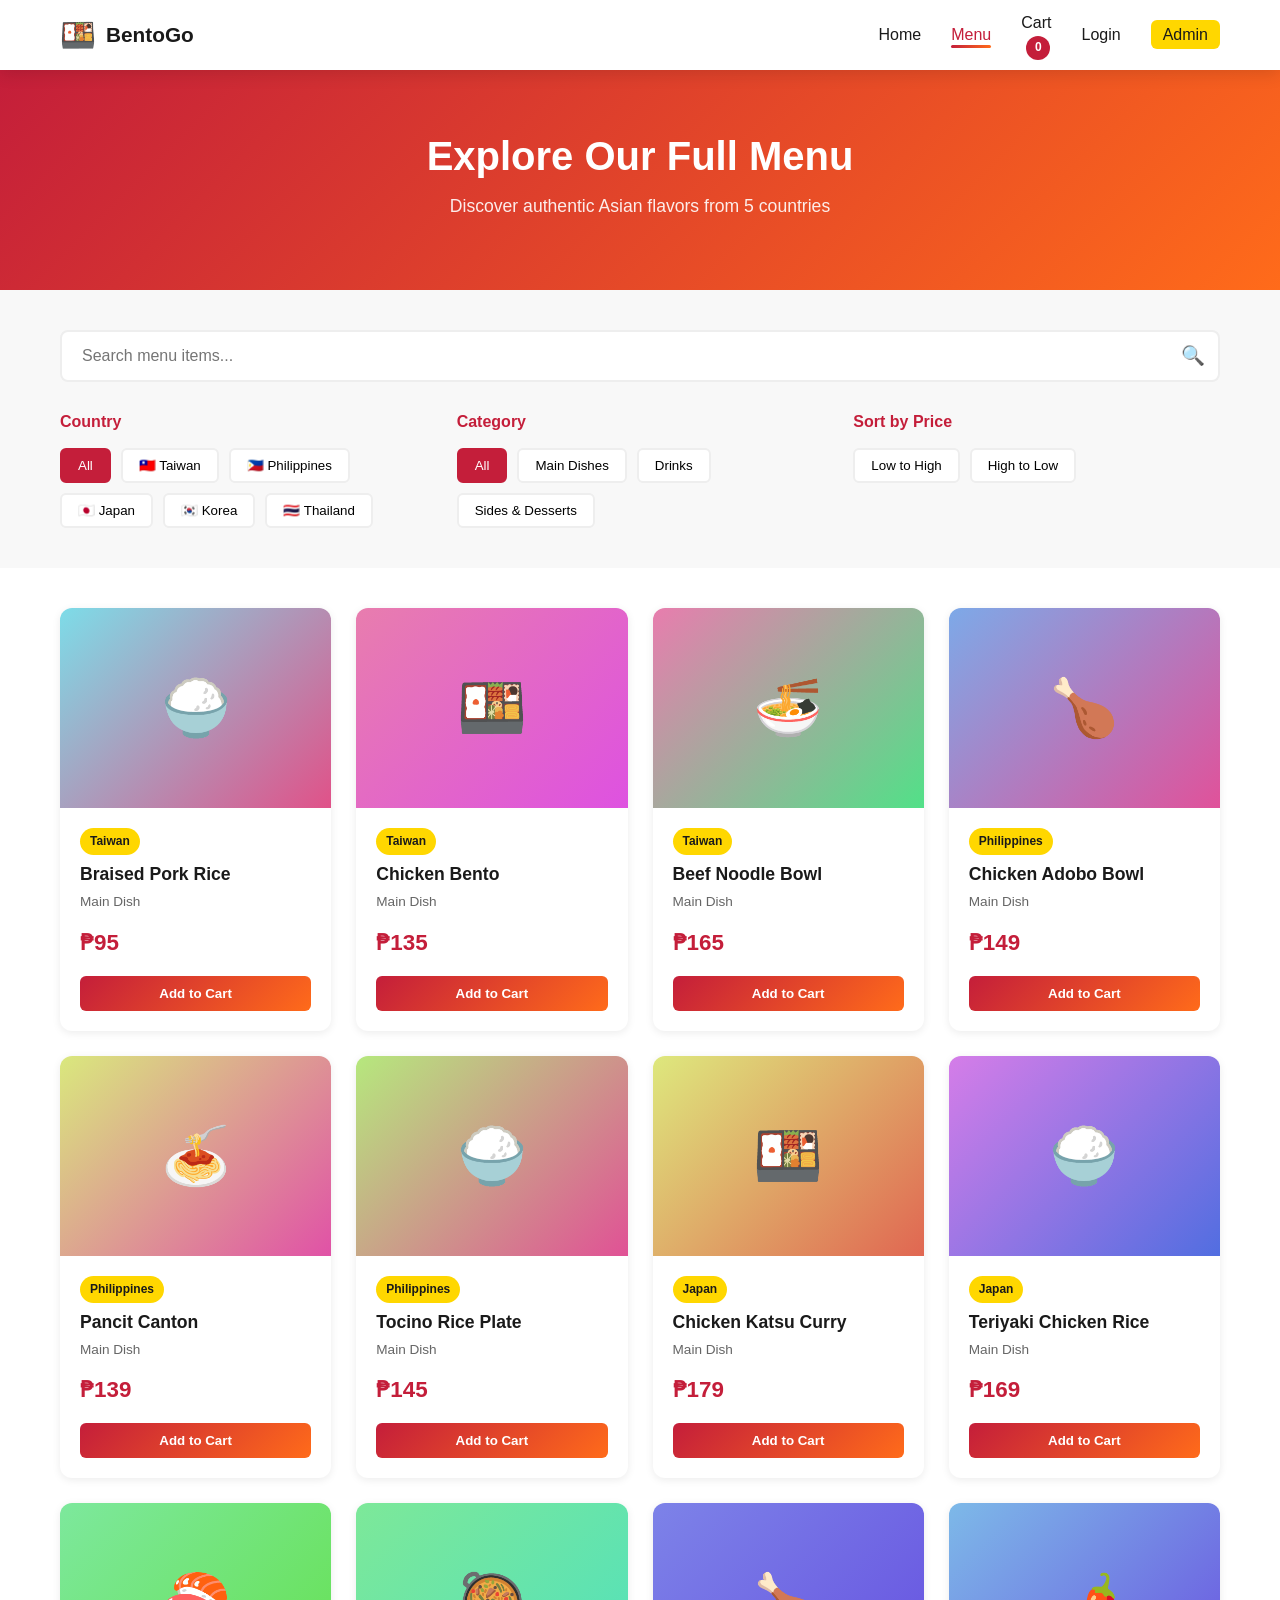
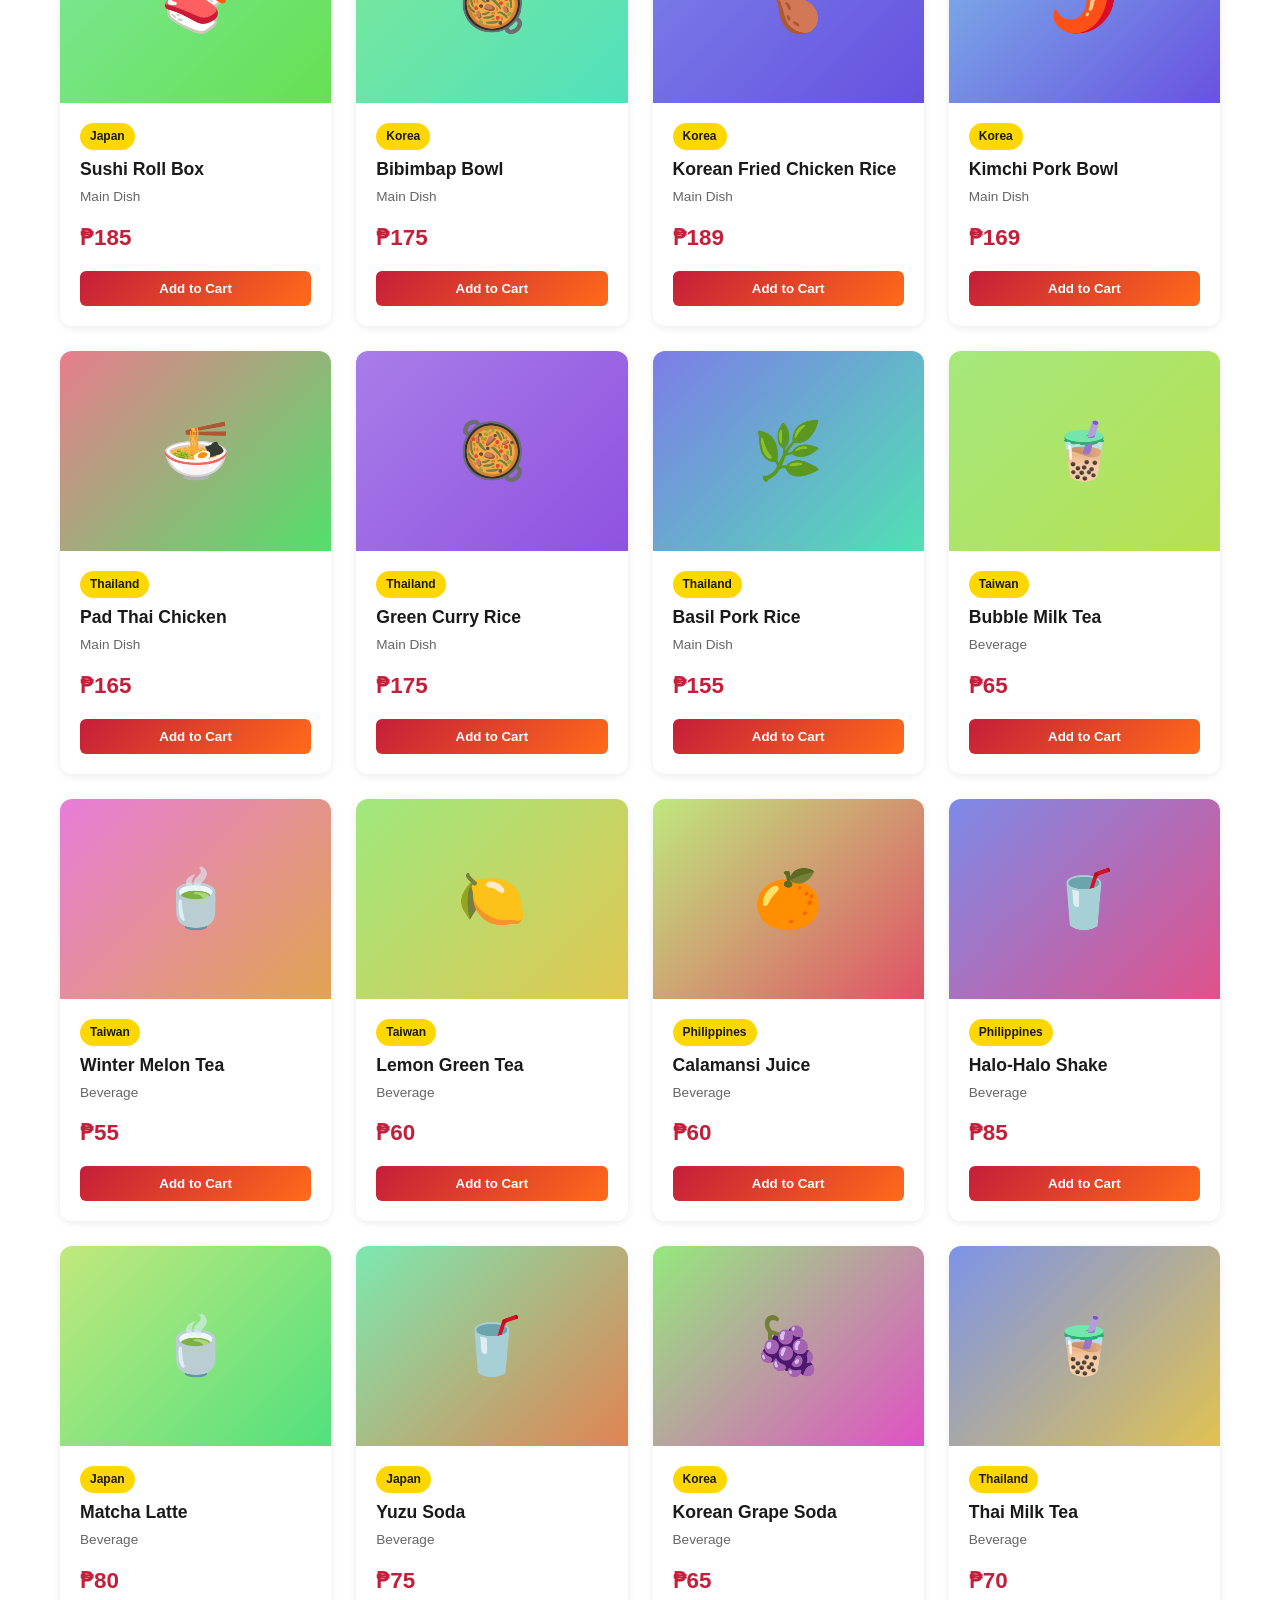
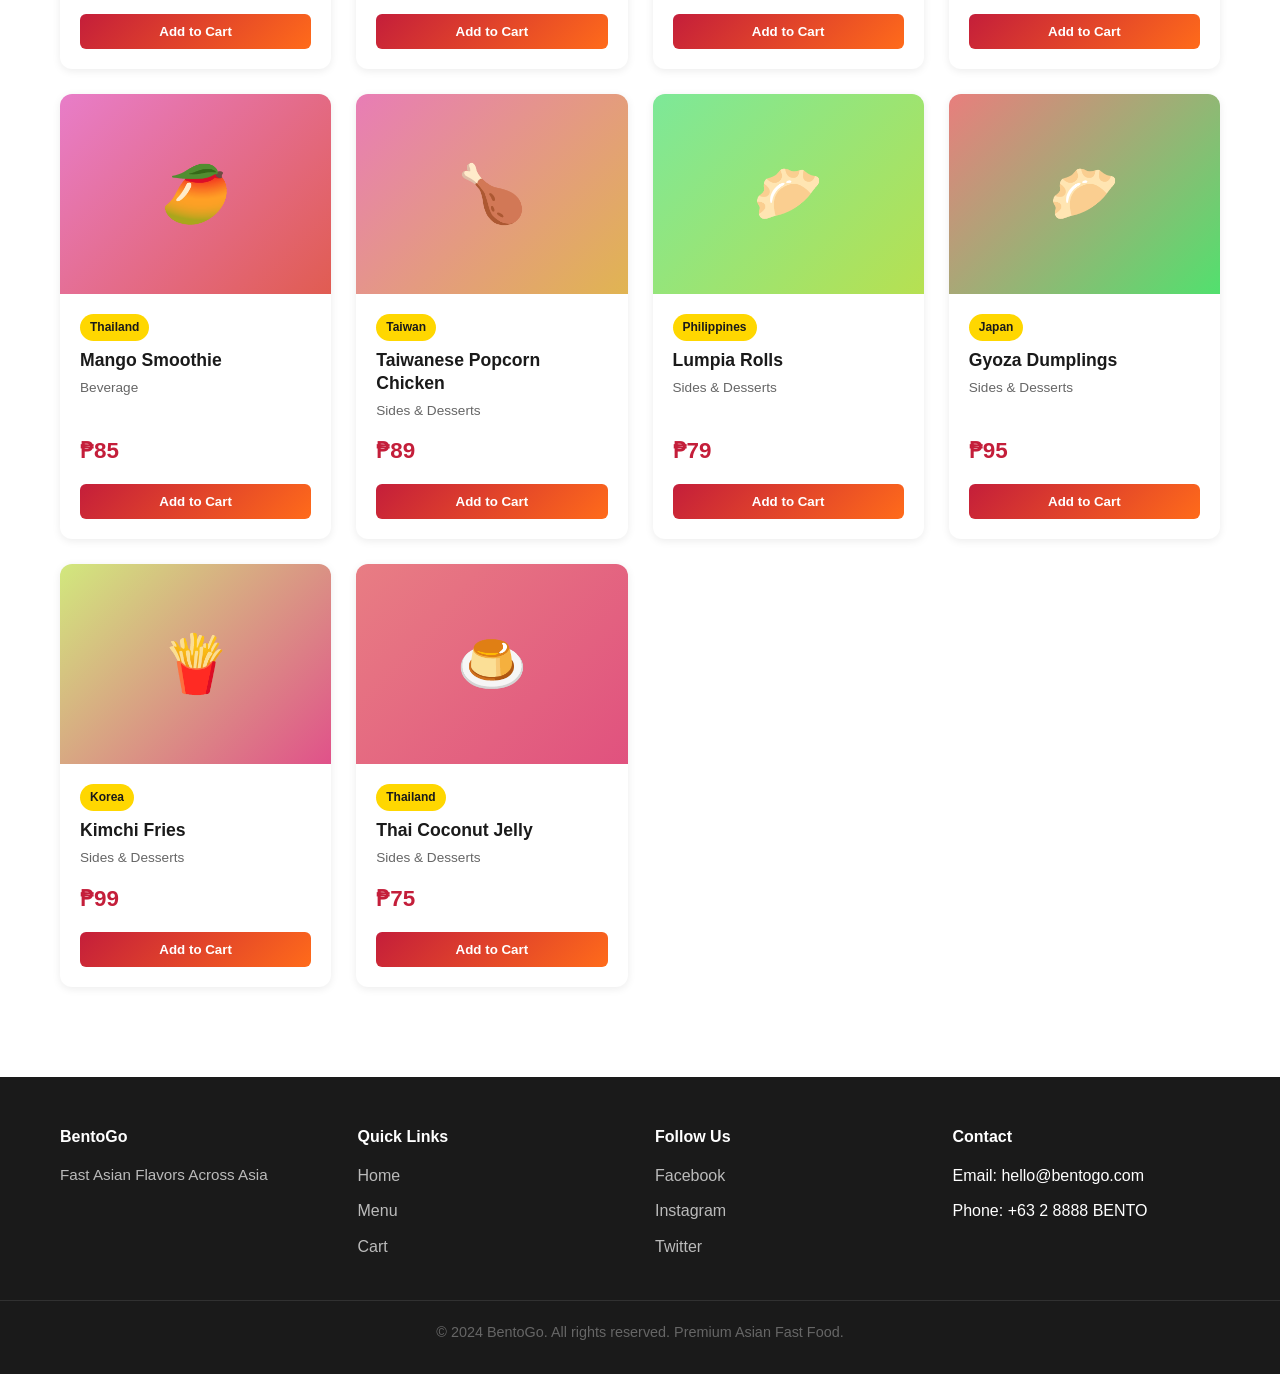
<file: menu.html>
<!DOCTYPE html>
<html lang="en">
<head>
    <meta charset="UTF-8">
    <meta name="viewport" content="width=device-width, initial-scale=1.0">
    <title>Menu - BentoGo</title>
    <link rel="stylesheet" href="style.css">
</head>
<body>
    <!-- ==================== NAVIGATION ==================== -->
    <nav class="navbar">
        <div class="navbar-container">
            <div class="navbar-brand">
                <div class="logo">
                    <span class="logo-icon">🍱</span>
                    <span class="logo-text">BentoGo</span>
                </div>
            </div>
            
            <button class="mobile-toggle" id="mobileToggle">
                <span></span>
                <span></span>
                <span></span>
            </button>
            
            <ul class="nav-menu" id="navMenu">
                <li><a href="index.html" class="nav-link">Home</a></li>
                <li><a href="menu.html" class="nav-link active">Menu</a></li>
                <li><a href="cart.html" class="nav-link">Cart <span class="cart-badge" id="cartBadge">0</span></a></li>
                <li><a href="login.html" class="nav-link">Login</a></li>
                <li><a href="admin.html" class="nav-link admin-link">Admin</a></li>
            </ul>
        </div>
    </nav>

    <!-- ==================== MENU PAGE HEADER ==================== -->
    <section class="page-header">
        <div class="container">
            <h1>Explore Our Full Menu</h1>
            <p>Discover authentic Asian flavors from 5 countries</p>
        </div>
    </section>

    <!-- ==================== FILTERS & SEARCH ==================== -->
    <section class="menu-controls">
        <div class="container">
            <div class="search-bar">
                <input type="text" id="searchInput" placeholder="Search menu items..." class="search-input">
                <span class="search-icon">🔍</span>
            </div>

            <div class="filters-section">
                <div class="filter-group">
                    <h4>Country</h4>
                    <div class="filter-buttons">
                        <button class="filter-btn active" data-filter="all" onclick="filterByCountry('all')">All</button>
                        <button class="filter-btn" data-filter="taiwan" onclick="filterByCountry('taiwan')">🇹🇼 Taiwan</button>
                        <button class="filter-btn" data-filter="philippines" onclick="filterByCountry('philippines')">🇵🇭 Philippines</button>
                        <button class="filter-btn" data-filter="japan" onclick="filterByCountry('japan')">🇯🇵 Japan</button>
                        <button class="filter-btn" data-filter="korea" onclick="filterByCountry('korea')">🇰🇷 Korea</button>
                        <button class="filter-btn" data-filter="thailand" onclick="filterByCountry('thailand')">🇹🇭 Thailand</button>
                    </div>
                </div>

                <div class="filter-group">
                    <h4>Category</h4>
                    <div class="filter-buttons">
                        <button class="filter-btn active" data-filter="all" onclick="filterByCategory('all')">All</button>
                        <button class="filter-btn" data-filter="main" onclick="filterByCategory('main')">Main Dishes</button>
                        <button class="filter-btn" data-filter="drinks" onclick="filterByCategory('drinks')">Drinks</button>
                        <button class="filter-btn" data-filter="sides" onclick="filterByCategory('sides')">Sides & Desserts</button>
                    </div>
                </div>

                <div class="filter-group">
                    <h4>Sort by Price</h4>
                    <div class="sort-buttons">
                        <button class="filter-btn" onclick="sortByPrice('asc')">Low to High</button>
                        <button class="filter-btn" onclick="sortByPrice('desc')">High to Low</button>
                    </div>
                </div>
            </div>
        </div>
    </section>

    <!-- ==================== MENU GRID ==================== -->
    <section class="menu-section">
        <div class="container">
            <div class="menu-grid" id="menuGrid">
                <!-- Products will be loaded here by JavaScript -->
            </div>
        </div>
    </section>

    <!-- ==================== EMPTY STATE ==================== -->
    <div class="empty-state" id="emptyState" style="display: none;">
        <div class="container">
            <p>No items found. Try adjusting your filters.</p>
        </div>
    </div>

    <!-- ==================== FOOTER ==================== -->
    <footer class="footer">
        <div class="container footer-content">
            <div class="footer-section">
                <h4>BentoGo</h4>
                <p>Fast Asian Flavors Across Asia</p>
            </div>
            <div class="footer-section">
                <h4>Quick Links</h4>
                <ul>
                    <li><a href="index.html">Home</a></li>
                    <li><a href="menu.html">Menu</a></li>
                    <li><a href="cart.html">Cart</a></li>
                </ul>
            </div>
            <div class="footer-section">
                <h4>Follow Us</h4>
                <ul>
                    <li><a href="#">Facebook</a></li>
                    <li><a href="#">Instagram</a></li>
                    <li><a href="#">Twitter</a></li>
                </ul>
            </div>
            <div class="footer-section">
                <h4>Contact</h4>
                <ul>
                    <li>Email: hello@bentogo.com</li>
                    <li>Phone: +63 2 8888 BENTO</li>
                </ul>
            </div>
        </div>
        <div class="footer-bottom">
            <p>&copy; 2024 BentoGo. All rights reserved. Premium Asian Fast Food.</p>
        </div>
    </footer>

    <!-- Scroll to Top Button -->
    <button class="scroll-to-top" id="scrollToTop" onclick="scrollToTop()">↑</button>

    <script src="script.js"></script>
</body>
</html>
</file>
<file: style.css>
/* ==================== CSS VARIABLES ==================== */
:root {
    --primary-color: #c41e3a;
    --primary-dark: #a01829;
    --secondary-color: #ff6b1a;
    --accent-color: #ffd700;
    --text-dark: #1a1a1a;
    --text-light: #666666;
    --background-light: #f8f8f8;
    --background-white: #ffffff;
    --border-light: #eeeeee;
    --shadow-sm: 0 2px 8px rgba(0, 0, 0, 0.08);
    --shadow-md: 0 4px 16px rgba(0, 0, 0, 0.12);
    --shadow-lg: 0 8px 24px rgba(0, 0, 0, 0.15);
    --transition: all 0.3s ease;
}

/* ==================== GLOBAL STYLES ==================== */
* {
    margin: 0;
    padding: 0;
    box-sizing: border-box;
}

html {
    scroll-behavior: smooth;
}

body {
    font-family: -apple-system, BlinkMacSystemFont, 'Segoe UI', Roboto, Oxygen, Ubuntu, Cantarell, sans-serif;
    color: var(--text-dark);
    background-color: var(--background-white);
    line-height: 1.6;
}

.container {
    max-width: 1200px;
    margin: 0 auto;
    padding: 0 20px;
}

/* ==================== TYPOGRAPHY ==================== */
h1, h2, h3, h4, h5, h6 {
    font-weight: 600;
    line-height: 1.3;
    margin-bottom: 10px;
}

h1 {
    font-size: 2.5rem;
}

h2 {
    font-size: 2rem;
}

h3 {
    font-size: 1.5rem;
}

p {
    color: var(--text-light);
    margin-bottom: 10px;
}

a {
    color: var(--primary-color);
    text-decoration: none;
    transition: var(--transition);
}

a:hover {
    color: var(--secondary-color);
}

/* ==================== BUTTONS ==================== */
.btn {
    display: inline-block;
    padding: 12px 24px;
    border: none;
    border-radius: 8px;
    font-weight: 600;
    cursor: pointer;
    transition: var(--transition);
    font-size: 1rem;
}

.btn-primary {
    background: linear-gradient(135deg, var(--primary-color) 0%, var(--secondary-color) 100%);
    color: white;
}

.btn-primary:hover {
    transform: translateY(-2px);
    box-shadow: var(--shadow-lg);
}

.btn-secondary {
    background: transparent;
    color: var(--primary-color);
    border: 2px solid var(--primary-color);
}

.btn-secondary:hover {
    background: var(--primary-color);
    color: white;
}

.btn-full {
    width: 100%;
    display: block;
    margin-top: 10px;
}

.btn-small {
    padding: 8px 16px;
    font-size: 0.9rem;
    border-radius: 6px;
}

.btn-sm {
    padding: 8px 16px;
    font-size: 0.85rem;
}

/* ==================== NAVIGATION ==================== */
.navbar {
    position: sticky;
    top: 0;
    z-index: 1000;
    background: white;
    box-shadow: var(--shadow-md);
}

.navbar-container {
    max-width: 1200px;
    margin: 0 auto;
    padding: 0 20px;
    display: flex;
    justify-content: space-between;
    align-items: center;
    height: 70px;
}

.navbar-brand {
    display: flex;
    align-items: center;
}

.logo {
    display: flex;
    align-items: center;
    gap: 10px;
    font-weight: 700;
    font-size: 1.3rem;
    color: var(--primary-color);
}

.logo-icon {
    font-size: 1.8rem;
}

.logo-text {
    color: var(--text-dark);
}

.nav-menu {
    display: flex;
    list-style: none;
    gap: 30px;
    align-items: center;
}

.nav-link {
    color: var(--text-dark);
    font-weight: 500;
    position: relative;
    transition: var(--transition);
}

.nav-link:hover,
.nav-link.active {
    color: var(--primary-color);
}

.nav-link.active::after {
    content: '';
    position: absolute;
    bottom: -5px;
    left: 0;
    right: 0;
    height: 3px;
    background: linear-gradient(90deg, var(--primary-color), var(--secondary-color));
    border-radius: 2px;
}

.cart-badge {
    display: inline-block;
    background: var(--primary-color);
    color: white;
    border-radius: 50%;
    width: 24px;
    height: 24px;
    display: flex;
    align-items: center;
    justify-content: center;
    font-size: 0.75rem;
    font-weight: bold;
    margin-left: 5px;
}

.admin-link {
    background: var(--accent-color);
    padding: 6px 12px;
    border-radius: 6px;
    color: var(--text-dark) !important;
}

.mobile-toggle {
    display: none;
    background: none;
    border: none;
    cursor: pointer;
    flex-direction: column;
    gap: 5px;
}

.mobile-toggle span {
    width: 25px;
    height: 3px;
    background: var(--primary-color);
    border-radius: 2px;
    transition: var(--transition);
}

/* ==================== HERO SECTION ==================== */
.hero {
    display: grid;
    grid-template-columns: 1fr 1fr;
    align-items: center;
    gap: 40px;
    padding: 80px 0;
    background: linear-gradient(135deg, #f8f8f8 0%, #ffffff 100%);
}

.hero-content {
    animation: slideInLeft 0.8s ease;
}

.hero-title {
    font-size: 3.5rem;
    margin-bottom: 10px;
    background: linear-gradient(135deg, var(--primary-color), var(--secondary-color));
    -webkit-background-clip: text;
    -webkit-text-fill-color: transparent;
    background-clip: text;
}

.hero-subtitle {
    font-size: 1.8rem;
    color: var(--secondary-color);
    margin-bottom: 20px;
}

.hero-description {
    font-size: 1.1rem;
    color: var(--text-light);
    margin-bottom: 30px;
}

.hero-buttons {
    display: flex;
    gap: 20px;
}

.hero-image {
    font-size: 15rem;
    text-align: center;
    animation: bounce 2s infinite;
}

@keyframes slideInLeft {
    from {
        opacity: 0;
        transform: translateX(-50px);
    }
    to {
        opacity: 1;
        transform: translateX(0);
    }
}

@keyframes bounce {
    0%, 100% {
        transform: translateY(0);
    }
    50% {
        transform: translateY(-20px);
    }
}

/* ==================== SECTIONS ==================== */
.section-title {
    text-align: center;
    font-size: 2.5rem;
    margin-bottom: 50px;
    position: relative;
    padding-bottom: 20px;
}

.section-title::after {
    content: '';
    position: absolute;
    bottom: 0;
    left: 50%;
    transform: translateX(-50%);
    width: 100px;
    height: 4px;
    background: linear-gradient(90deg, var(--primary-color), var(--secondary-color));
    border-radius: 2px;
}

/* ==================== WHY CHOOSE US ==================== */
.why-choose-us {
    padding: 80px 0;
    background: var(--background-light);
}

.features-grid {
    display: grid;
    grid-template-columns: repeat(auto-fit, minmax(250px, 1fr));
    gap: 30px;
}

.feature-card {
    background: white;
    padding: 40px 30px;
    border-radius: 12px;
    text-align: center;
    box-shadow: var(--shadow-sm);
    transition: var(--transition);
}

.feature-card:hover {
    transform: translateY(-10px);
    box-shadow: var(--shadow-lg);
}

.feature-icon {
    font-size: 3rem;
    margin-bottom: 20px;
}

.feature-card h3 {
    color: var(--primary-color);
    margin-bottom: 15px;
}

/* ==================== FEATURED SECTION ==================== */
.featured-section {
    padding: 80px 0;
}

.featured-grid {
    display: grid;
    grid-template-columns: repeat(auto-fit, minmax(280px, 1fr));
    gap: 30px;
}

.featured-card {
    background: white;
    border-radius: 12px;
    overflow: hidden;
    box-shadow: var(--shadow-md);
    transition: var(--transition);
}

.featured-card:hover {
    transform: translateY(-10px);
    box-shadow: var(--shadow-lg);
}

.featured-image {
    height: 200px;
    display: flex;
    align-items: center;
    justify-content: center;
    position: relative;
    overflow: hidden;
}

.emoji-icon {
    font-size: 4rem;
    transition: var(--transition);
}

.featured-card:hover .emoji-icon {
    transform: scale(1.1) rotate(5deg);
}

.featured-content {
    padding: 20px;
}

.country-badge {
    display: inline-block;
    background: var(--accent-color);
    color: var(--text-dark);
    padding: 4px 12px;
    border-radius: 20px;
    font-size: 0.85rem;
    font-weight: 600;
    margin-bottom: 10px;
}

.featured-description {
    color: var(--text-light);
    font-size: 0.95rem;
    margin: 10px 0;
}

.featured-footer {
    display: flex;
    justify-content: space-between;
    align-items: center;
    margin-top: 15px;
    padding-top: 15px;
    border-top: 1px solid var(--border-light);
}

.price {
    font-size: 1.3rem;
    font-weight: 700;
    color: var(--primary-color);
}

/* ==================== COUNTRIES SECTION ==================== */
.countries-section {
    padding: 80px 0;
    background: var(--background-light);
}

.countries-grid {
    display: grid;
    grid-template-columns: repeat(auto-fit, minmax(200px, 1fr));
    gap: 20px;
}

.country-card {
    background: white;
    padding: 30px;
    border-radius: 12px;
    text-align: center;
    box-shadow: var(--shadow-sm);
    transition: var(--transition);
    cursor: pointer;
}

.country-card:hover {
    transform: translateY(-5px);
    box-shadow: var(--shadow-md);
}

.country-icon {
    font-size: 3rem;
    margin-bottom: 15px;
    display: block;
}

.country-card h3 {
    color: var(--primary-color);
}

/* ==================== TESTIMONIALS ==================== */
.testimonials-section {
    padding: 80px 0;
}

.testimonials-grid {
    display: grid;
    grid-template-columns: repeat(auto-fit, minmax(300px, 1fr));
    gap: 30px;
}

.testimonial-card {
    background: white;
    padding: 30px;
    border-radius: 12px;
    box-shadow: var(--shadow-sm);
    border-left: 4px solid var(--primary-color);
}

.stars {
    color: var(--accent-color);
    margin-bottom: 15px;
    font-size: 1.2rem;
}

.testimonial-card p {
    color: var(--text-dark);
}

.author {
    margin-top: 15px;
    color: var(--primary-color);
    font-weight: 600;
}

/* ==================== NEWSLETTER ==================== */
.newsletter-section {
    padding: 60px 0;
    background: linear-gradient(135deg, var(--primary-color), var(--secondary-color));
    color: white;
    text-align: center;
}

.newsletter-section h2 {
    color: white;
    margin-bottom: 15px;
}

.newsletter-section p {
    color: rgba(255, 255, 255, 0.9);
    margin-bottom: 30px;
}

.newsletter-form {
    display: flex;
    gap: 10px;
    max-width: 500px;
    margin: 0 auto;
}

.newsletter-form input {
    flex: 1;
    padding: 12px 20px;
    border: none;
    border-radius: 8px;
    font-size: 1rem;
}

/* ==================== FOOTER ==================== */
.footer {
    background: var(--text-dark);
    color: white;
    padding: 50px 0 20px;
    margin-top: 50px;
}

.footer-content {
    display: grid;
    grid-template-columns: repeat(auto-fit, minmax(200px, 1fr));
    gap: 30px;
    margin-bottom: 30px;
}

.footer-section h4 {
    color: white;
    margin-bottom: 15px;
}

.footer-section p {
    color: rgba(255, 255, 255, 0.7);
    font-size: 0.95rem;
}

.footer-section ul {
    list-style: none;
}

.footer-section ul li {
    margin-bottom: 10px;
}

.footer-section a {
    color: rgba(255, 255, 255, 0.7);
    transition: var(--transition);
}

.footer-section a:hover {
    color: var(--accent-color);
}

.footer-bottom {
    text-align: center;
    padding-top: 20px;
    border-top: 1px solid rgba(255, 255, 255, 0.1);
    color: rgba(255, 255, 255, 0.6);
    font-size: 0.9rem;
}

/* ==================== PAGE HEADER ==================== */
.page-header {
    background: linear-gradient(135deg, var(--primary-color), var(--secondary-color));
    color: white;
    padding: 60px 0;
    text-align: center;
}

.page-header h1 {
    color: white;
    margin-bottom: 10px;
}

.page-header p {
    color: rgba(255, 255, 255, 0.9);
    font-size: 1.1rem;
}

/* ==================== MENU PAGE ==================== */
.menu-controls {
    padding: 40px 0;
    background: var(--background-light);
}

.search-bar {
    position: relative;
    margin-bottom: 30px;
}

.search-input {
    width: 100%;
    padding: 15px 20px;
    padding-right: 50px;
    border: 2px solid var(--border-light);
    border-radius: 8px;
    font-size: 1rem;
    transition: var(--transition);
}

.search-input:focus {
    outline: none;
    border-color: var(--primary-color);
    box-shadow: 0 0 0 3px rgba(196, 30, 58, 0.1);
}

.search-icon {
    position: absolute;
    right: 15px;
    top: 50%;
    transform: translateY(-50%);
    font-size: 1.2rem;
}

.filters-section {
    display: grid;
    grid-template-columns: repeat(auto-fit, minmax(300px, 1fr));
    gap: 30px;
}

.filter-group h4 {
    margin-bottom: 15px;
    color: var(--primary-color);
}

.filter-buttons {
    display: flex;
    flex-wrap: wrap;
    gap: 10px;
}

.filter-btn {
    padding: 8px 16px;
    border: 2px solid var(--border-light);
    background: white;
    border-radius: 6px;
    cursor: pointer;
    transition: var(--transition);
    font-weight: 500;
}

.filter-btn:hover,
.filter-btn.active {
    background: var(--primary-color);
    color: white;
    border-color: var(--primary-color);
}

.sort-buttons {
    display: flex;
    gap: 10px;
}

.menu-section {
    padding: 40px 0;
}

.menu-grid {
    display: grid;
    grid-template-columns: repeat(auto-fill, minmax(240px, 1fr));
    gap: 25px;
}

.menu-card {
    background: white;
    border-radius: 12px;
    overflow: hidden;
    box-shadow: var(--shadow-sm);
    transition: var(--transition);
    display: flex;
    flex-direction: column;
}

.menu-card:hover {
    transform: translateY(-8px);
    box-shadow: var(--shadow-lg);
}

.menu-card-image {
    width: 100%;
    height: 200px;
    background: linear-gradient(135deg, #f8f8f8, #e0e0e0);
    display: flex;
    align-items: center;
    justify-content: center;
    overflow: hidden;
    position: relative;
}

.menu-card-icon {
    font-size: 3.5rem;
    transition: var(--transition);
}

.menu-card:hover .menu-card-icon {
    transform: scale(1.15) rotate(10deg);
}

.menu-card-content {
    padding: 20px;
    flex: 1;
    display: flex;
    flex-direction: column;
}

.menu-card-badge {
    display: inline-block;
    background: var(--accent-color);
    color: var(--text-dark);
    padding: 4px 10px;
    border-radius: 20px;
    font-size: 0.75rem;
    font-weight: 600;
    margin-bottom: 8px;
    width: fit-content;
}

.menu-card-title {
    font-size: 1.1rem;
    font-weight: 600;
    margin-bottom: 5px;
    color: var(--text-dark);
}

.menu-card-category {
    font-size: 0.85rem;
    color: var(--text-light);
    margin-bottom: 12px;
}

.menu-card-price {
    font-size: 1.4rem;
    font-weight: 700;
    color: var(--primary-color);
    margin-top: auto;
    margin-bottom: 15px;
}

.menu-card-button {
    background: linear-gradient(135deg, var(--primary-color), var(--secondary-color));
    color: white;
    border: none;
    padding: 10px;
    border-radius: 6px;
    cursor: pointer;
    font-weight: 600;
    transition: var(--transition);
}

.menu-card-button:hover {
    transform: translateY(-2px);
    box-shadow: var(--shadow-md);
}

.empty-state {
    text-align: center;
    padding: 60px 0;
    color: var(--text-light);
}

/* ==================== CART PAGE ==================== */
.cart-section {
    padding: 40px 0;
}

.cart-layout {
    display: grid;
    grid-template-columns: 1fr 350px;
    gap: 30px;
}

.cart-items-wrapper {
    background: white;
    border-radius: 12px;
    overflow: hidden;
}

.cart-items {
    padding: 20px;
}

.cart-item {
    display: grid;
    grid-template-columns: 100px 1fr 100px;
    gap: 20px;
    padding: 20px;
    border: 1px solid var(--border-light);
    border-radius: 8px;
    margin-bottom: 15px;
    align-items: center;
}

.cart-item-image {
    width: 100px;
    height: 100px;
    background: linear-gradient(135deg, #f8f8f8, #e0e0e0);
    border-radius: 8px;
    display: flex;
    align-items: center;
    justify-content: center;
    font-size: 2.5rem;
}

.cart-item-content {
    display: flex;
    flex-direction: column;
}

.cart-item-name {
    font-weight: 600;
    margin-bottom: 5px;
}

.cart-item-country {
    font-size: 0.85rem;
    color: var(--text-light);
    margin-bottom: 10px;
}

.cart-item-price {
    color: var(--primary-color);
    font-weight: 600;
}

.cart-item-controls {
    display: flex;
    align-items: center;
    gap: 10px;
}

.qty-btn {
    background: var(--border-light);
    border: none;
    width: 30px;
    height: 30px;
    border-radius: 4px;
    cursor: pointer;
    font-weight: 600;
    transition: var(--transition);
}

.qty-btn:hover {
    background: var(--primary-color);
    color: white;
}

.qty-display {
    min-width: 30px;
    text-align: center;
    font-weight: 600;
}

.remove-btn {
    background: #ff4444;
    color: white;
    border: none;
    padding: 8px 12px;
    border-radius: 4px;
    cursor: pointer;
    font-size: 0.85rem;
    transition: var(--transition);
}

.remove-btn:hover {
    background: #cc0000;
}

.empty-cart {
    text-align: center;
    padding: 60px 40px;
}

.empty-icon {
    font-size: 4rem;
    margin-bottom: 20px;
}

.empty-cart h2 {
    margin-bottom: 10px;
}

.empty-cart p {
    margin-bottom: 30px;
}

.order-summary {
    background: white;
    border-radius: 12px;
    padding: 25px;
    height: fit-content;
    position: sticky;
    top: 90px;
    box-shadow: var(--shadow-md);
}

.order-summary h2 {
    margin-bottom: 25px;
    font-size: 1.5rem;
}

.summary-card {
    background: var(--background-light);
    padding: 20px;
    border-radius: 8px;
}

.summary-row {
    display: flex;
    justify-content: space-between;
    margin-bottom: 15px;
    color: var(--text-light);
}

.summary-row.total {
    font-size: 1.2rem;
    font-weight: 700;
    color: var(--primary-color);
}

.summary-divider {
    height: 1px;
    background: var(--border-light);
    margin: 15px 0;
}

/* ==================== LOGIN PAGE ==================== */
.login-page {
    background: var(--background-light);
}

.login-container {
    min-height: calc(100vh - 350px);
    display: flex;
    align-items: center;
    padding: 40px 0;
}

.login-layout {
    display: grid;
    grid-template-columns: 1fr 1fr;
    background: white;
    border-radius: 12px;
    overflow: hidden;
    box-shadow: var(--shadow-lg);
    max-width: 900px;
    margin: 0 auto;
    width: 90%;
}

.login-branding {
    background: linear-gradient(135deg, var(--primary-color), var(--secondary-color));
    color: white;
    padding: 60px 40px;
    display: flex;
    align-items: center;
    justify-content: center;
}

.branding-content {
    text-align: center;
}

.branding-content h1 {
    font-size: 2.5rem;
    color: white;
    margin-bottom: 10px;
}

.branding-tagline {
    color: rgba(255, 255, 255, 0.9);
    margin-bottom: 40px;
    font-size: 1.1rem;
}

.branding-features {
    display: flex;
    flex-direction: column;
    gap: 20px;
}

.feature {
    text-align: left;
    display: flex;
    gap: 15px;
    align-items: flex-start;
}

.feature span {
    font-size: 2rem;
}

.feature p {
    color: rgba(255, 255, 255, 0.9);
    margin: 0;
}

.login-form-wrapper {
    padding: 60px 40px;
    display: flex;
    align-items: center;
    justify-content: center;
}

.login-form-card {
    width: 100%;
}

.login-form-card h2 {
    margin-bottom: 5px;
}

.login-subtitle {
    color: var(--text-light);
    margin-bottom: 30px;
}

.login-form {
    margin-bottom: 25px;
}

.form-group {
    margin-bottom: 20px;
}

.form-group label {
    display: block;
    margin-bottom: 8px;
    font-weight: 500;
    color: var(--text-dark);
}

.form-input {
    width: 100%;
    padding: 12px 15px;
    border: 2px solid var(--border-light);
    border-radius: 8px;
    font-size: 1rem;
    transition: var(--transition);
}

.form-input:focus {
    outline: none;
    border-color: var(--primary-color);
    box-shadow: 0 0 0 3px rgba(196, 30, 58, 0.1);
}

.form-group.checkbox {
    display: flex;
    align-items: center;
    gap: 8px;
}

.form-group.checkbox input {
    width: auto;
    margin: 0;
}

.form-group.checkbox label {
    margin: 0;
}

.login-footer {
    text-align: center;
    border-top: 1px solid var(--border-light);
    padding-top: 20px;
    margin-bottom: 20px;
}

.login-footer p {
    margin: 10px 0;
    font-size: 0.95rem;
}

.link {
    color: var(--primary-color);
    font-weight: 600;
}

.demo-credentials {
    background: var(--background-light);
    padding: 15px;
    border-radius: 8px;
    font-size: 0.85rem;
    border-left: 4px solid var(--accent-color);
}

.demo-credentials p {
    margin: 5px 0;
}

/* ==================== ADMIN PAGE ==================== */
.admin-page {
    background: var(--background-light);
}

.admin-navbar {
    background: var(--text-dark);
    color: white;
    padding: 15px 0;
    box-shadow: var(--shadow-md);
}

.admin-navbar-content {
    max-width: 1400px;
    margin: 0 auto;
    padding: 0 20px;
    display: flex;
    justify-content: space-between;
    align-items: center;
}

.admin-logo {
    display: flex;
    align-items: center;
    gap: 10px;
    font-size: 1.2rem;
    font-weight: 700;
}

.admin-user {
    display: flex;
    align-items: center;
    gap: 15px;
}

.user-name {
    font-weight: 500;
}

.admin-layout {
    display: grid;
    grid-template-columns: 250px 1fr;
    gap: 0;
    min-height: calc(100vh - 300px);
}

.admin-sidebar {
    background: white;
    border-right: 1px solid var(--border-light);
    padding: 20px 0;
    position: sticky;
    top: 60px;
    height: calc(100vh - 60px);
    overflow-y: auto;
}

.admin-menu {
    list-style: none;
}

.admin-menu-item {
    display: block;
    padding: 15px 20px;
    color: var(--text-dark);
    transition: var(--transition);
    border-left: 4px solid transparent;
}

.admin-menu-item:hover,
.admin-menu-item.active {
    background: var(--background-light);
    border-left-color: var(--primary-color);
    color: var(--primary-color);
}

.admin-content {
    padding: 30px;
}

.admin-section {
    display: none;
}

.admin-section.active {
    display: block;
    animation: fadeIn 0.3s ease;
}

@keyframes fadeIn {
    from {
        opacity: 0;
    }
    to {
        opacity: 1;
    }
}

.section-header {
    margin-bottom: 30px;
}

.section-header h1 {
    margin-bottom: 5px;
}

.section-header p {
    color: var(--text-light);
}

.kpi-grid {
    display: grid;
    grid-template-columns: repeat(auto-fit, minmax(250px, 1fr));
    gap: 20px;
    margin-bottom: 40px;
}

.kpi-card {
    background: white;
    padding: 25px;
    border-radius: 12px;
    display: flex;
    gap: 20px;
    box-shadow: var(--shadow-sm);
}

.kpi-icon {
    font-size: 2.5rem;
}

.kpi-content h3 {
    font-size: 0.9rem;
    color: var(--text-light);
    font-weight: 500;
    margin-bottom: 10px;
}

.kpi-value {
    font-size: 1.8rem;
    font-weight: 700;
    color: var(--primary-color);
    margin: 0;
}

.chart-container {
    background: white;
    padding: 30px;
    border-radius: 12px;
    margin-bottom: 30px;
    box-shadow: var(--shadow-sm);
}

.chart-container h2 {
    margin-bottom: 25px;
}

.chart-placeholder {
    display: flex;
    flex-direction: column;
    align-items: center;
}

.chart-bars {
    display: flex;
    align-items: flex-end;
    gap: 15px;
    height: 300px;
    margin-bottom: 20px;
}

.chart-bar {
    width: 40px;
    background: linear-gradient(180deg, var(--primary-color), var(--secondary-color));
    border-radius: 8px 8px 0 0;
}

.chart-labels {
    display: flex;
    gap: 32px;
    color: var(--text-light);
    font-weight: 500;
}

.table-container {
    background: white;
    padding: 25px;
    border-radius: 12px;
    margin-bottom: 30px;
    box-shadow: var(--shadow-sm);
    overflow-x: auto;
}

.table-container h2 {
    margin-bottom: 20px;
}

.admin-table {
    width: 100%;
    border-collapse: collapse;
}

.admin-table thead {
    background: var(--background-light);
}

.admin-table th {
    padding: 15px;
    text-align: left;
    font-weight: 600;
    color: var(--text-dark);
    border-bottom: 2px solid var(--border-light);
}

.admin-table td {
    padding: 15px;
    border-bottom: 1px solid var(--border-light);
}

.admin-table tr:hover {
    background: var(--background-light);
}

.status-badge {
    display: inline-block;
    padding: 6px 12px;
    border-radius: 20px;
    font-size: 0.85rem;
    font-weight: 600;
}

.status-badge.completed {
    background: #d4edda;
    color: #155724;
}

.status-badge.pending {
    background: #fff3cd;
    color: #856404;
}

.stock-good {
    color: #28a745;
    font-weight: 600;
}

.stock-low {
    color: #dc3545;
    font-weight: 600;
}

.btn-action {
    background: none;
    border: none;
    font-size: 1.2rem;
    cursor: pointer;
    padding: 5px 10px;
    transition: var(--transition);
}

.btn-action:hover {
    transform: scale(1.2);
}

.btn-action.edit {
    color: var(--primary-color);
}

.btn-action.delete {
    color: #dc3545;
}

.settings-card {
    background: white;
    padding: 30px;
    border-radius: 12px;
    max-width: 500px;
    box-shadow: var(--shadow-sm);
}

.settings-card h3 {
    margin-bottom: 25px;
}

/* ==================== SCROLL TO TOP ==================== */
.scroll-to-top {
    position: fixed;
    bottom: 30px;
    right: 30px;
    background: var(--primary-color);
    color: white;
    border: none;
    width: 50px;
    height: 50px;
    border-radius: 50%;
    cursor: pointer;
    font-size: 1.5rem;
    display: none;
    align-items: center;
    justify-content: center;
    box-shadow: var(--shadow-lg);
    transition: var(--transition);
    z-index: 999;
}

.scroll-to-top:hover {
    transform: translateY(-5px);
    box-shadow: var(--shadow-lg);
}

.scroll-to-top.show {
    display: flex;
}

/* ==================== RESPONSIVE DESIGN ==================== */
@media (max-width: 768px) {
    .mobile-toggle {
        display: flex;
    }

    .nav-menu {
        display: none;
        position: absolute;
        top: 70px;
        left: 0;
        right: 0;
        background: white;
        flex-direction: column;
        gap: 0;
        box-shadow: var(--shadow-md);
        z-index: 999;
    }

    .nav-menu.active {
        display: flex;
    }

    .nav-link {
        padding: 15px 20px;
        border-bottom: 1px solid var(--border-light);
    }

    h1 {
        font-size: 2rem;
    }

    h2 {
        font-size: 1.5rem;
    }

    .hero {
        grid-template-columns: 1fr;
        padding: 50px 0;
    }

    .hero-title {
        font-size: 2.5rem;
    }

    .hero-subtitle {
        font-size: 1.3rem;
    }

    .hero-buttons {
        flex-direction: column;
    }

    .btn {
        padding: 12px 20px;
    }

    .section-title {
        font-size: 1.8rem;
        margin-bottom: 30px;
    }

    .features-grid,
    .testimonials-grid,
    .countries-grid {
        grid-template-columns: 1fr;
    }

    .featured-grid {
        grid-template-columns: repeat(auto-fill, minmax(200px, 1fr));
    }

    .menu-grid {
        grid-template-columns: repeat(auto-fill, minmax(150px, 1fr));
        gap: 15px;
    }

    .filters-section {
        grid-template-columns: 1fr;
    }

    .newsletter-form {
        flex-direction: column;
    }

    .cart-layout {
        grid-template-columns: 1fr;
    }

    .order-summary {
        position: static;
    }

    .cart-item {
        grid-template-columns: 80px 1fr;
        gap: 15px;
    }

    .cart-item-image {
        width: 80px;
        height: 80px;
    }

    .login-layout {
        grid-template-columns: 1fr;
    }

    .login-branding {
        padding: 40px 30px;
    }

    .login-form-wrapper {
        padding: 40px 30px;
    }

    .admin-layout {
        grid-template-columns: 1fr;
    }

    .admin-sidebar {
        display: none;
    }

    .footer-content {
        grid-template-columns: 1fr;
    }

    .scroll-to-top {
        bottom: 20px;
        right: 20px;
        width: 45px;
        height: 45px;
        font-size: 1.2rem;
    }
}

@media (max-width: 480px) {
    .container {
        padding: 0 15px;
    }

    h1 {
        font-size: 1.5rem;
    }

    h2 {
        font-size: 1.3rem;
    }

    .hero-title {
        font-size: 1.8rem;
    }

    .hero-image {
        font-size: 6rem;
    }

    .section-title {
        font-size: 1.4rem;
    }

    .featured-grid {
        grid-template-columns: 1fr;
    }

    .menu-grid {
        grid-template-columns: repeat(auto-fill, minmax(130px, 1fr));
        gap: 10px;
    }

    .menu-card-image {
        height: 130px;
    }

    .menu-card-icon {
        font-size: 2rem;
    }

    .kpi-grid {
        grid-template-columns: 1fr;
    }

    .search-input {
        padding: 12px 15px;
    }

    .filter-buttons {
        gap: 8px;
    }

    .filter-btn {
        padding: 6px 12px;
        font-size: 0.85rem;
    }
}

/* ==================== TOAST NOTIFICATIONS ==================== */
.toast {
    position: fixed;
    bottom: 100px;
    right: 30px;
    background: var(--text-dark);
    color: white;
    padding: 15px 25px;
    border-radius: 8px;
    box-shadow: var(--shadow-lg);
    animation: slideUp 0.3s ease;
    z-index: 1000;
}

@keyframes slideUp {
    from {
        opacity: 0;
        transform: translateY(20px);
    }
    to {
        opacity: 1;
        transform: translateY(0);
    }
}

.toast.success {
    background: #28a745;
}

.toast.error {
    background: #dc3545;
}

.toast.info {
    background: #17a2b8;
}
</file>
